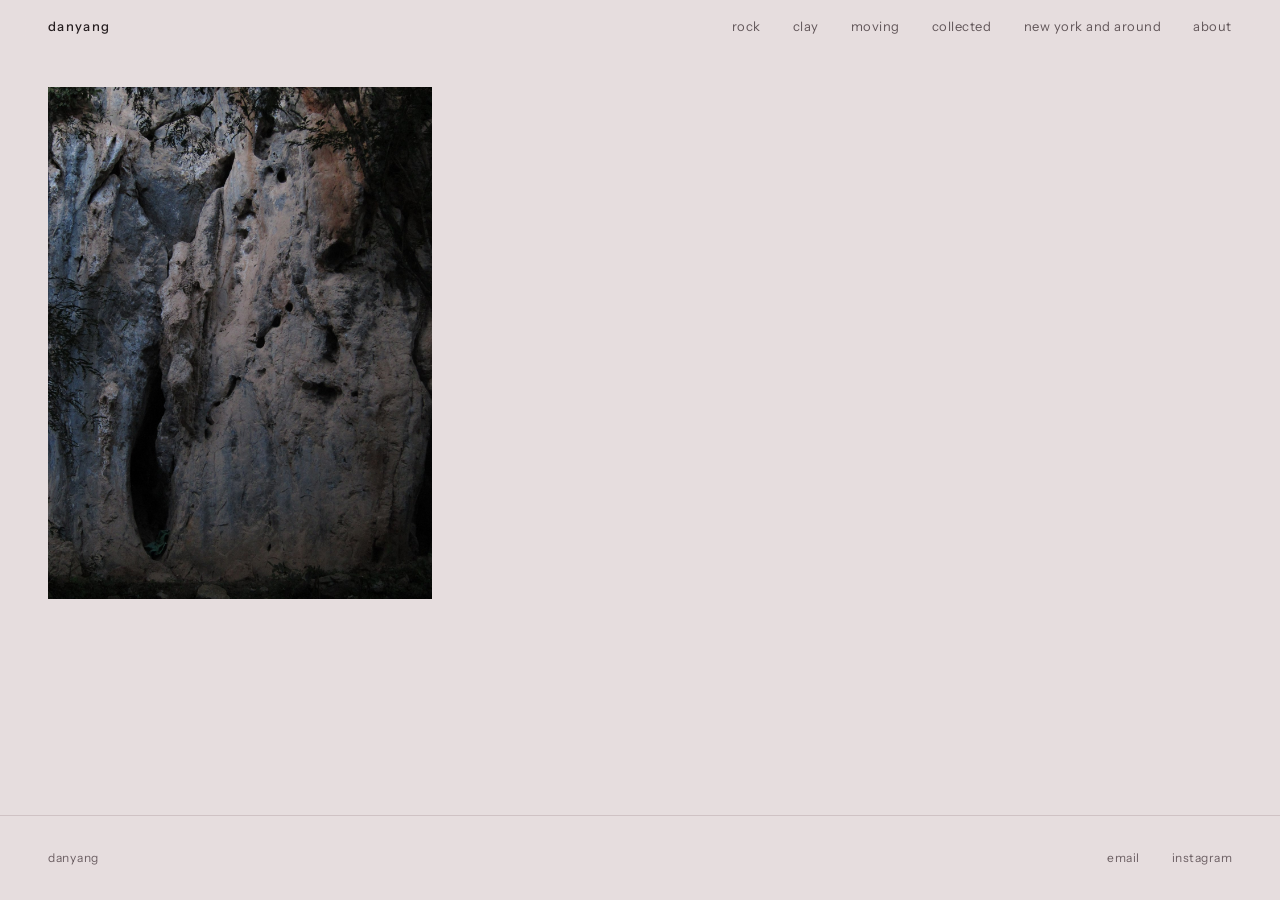
<file: index.html>
<!DOCTYPE html>
<html lang="en">
<head>
  <meta charset="UTF-8">
  <meta name="viewport" content="width=device-width, initial-scale=1.0">
  <title>danyang</title>
  <meta name="description" content="Visual archive — photography, ceramics, video, and collected observations.">

  <link rel="preconnect" href="https://fonts.googleapis.com">
  <link rel="preconnect" href="https://fonts.gstatic.com" crossorigin>
  <link href="https://fonts.googleapis.com/css2?family=Instrument+Sans:ital,wght@0,400;0,500;1,400&family=Newsreader:ital,wght@0,400;0,500;1,400&display=swap" rel="stylesheet">
  <link rel="stylesheet" href="/css/style.css?v=33">
</head>
<body>

  <a href="#main" class="skip-link">Skip to content</a>

  <header class="site-header">
    <a href="/" class="site-title">danyang</a>
    <nav class="site-nav" aria-label="Main navigation">
      <a href="/rock/" class="nav-link">Rock</a>
      <a href="/clay/" class="nav-link">Clay</a>
      <a href="/moving/" class="nav-link">Moving</a>
      <a href="/collected/" class="nav-link">Collected</a>
      <a href="/new-york-and-around/" class="nav-link">New York and Around</a>
      <a href="/about/" class="nav-link">About</a>
    </nav>
  </header>

  <main id="main">
    <section class="home-feature-layout" aria-label="Featured photography">
      <a class="home-feature" href="/rock/rock-temporarily/" aria-label="View rock">
        <img src="/assets/images/photography/xishuangbanna-vertical.jpg" alt="Rock formation in Xishuangbanna" width="1350" height="1800" loading="eager" fetchpriority="high">
        <span>rock</span>
      </a>
    </section>

  </main>

  <footer class="site-footer">
    <div class="footer-inner">
      <span class="footer-name">danyang</span>
      <nav class="footer-links" aria-label="Footer navigation">
        <!-- REPLACE: update with your actual email and Instagram -->
        <a href="mailto:hello@danyanghere.com">Email</a>
        <a href="https://instagram.com/" target="_blank" rel="noopener noreferrer">Instagram</a>
      </nav>
    </div>
  </footer>

</body>
</html>
</file>
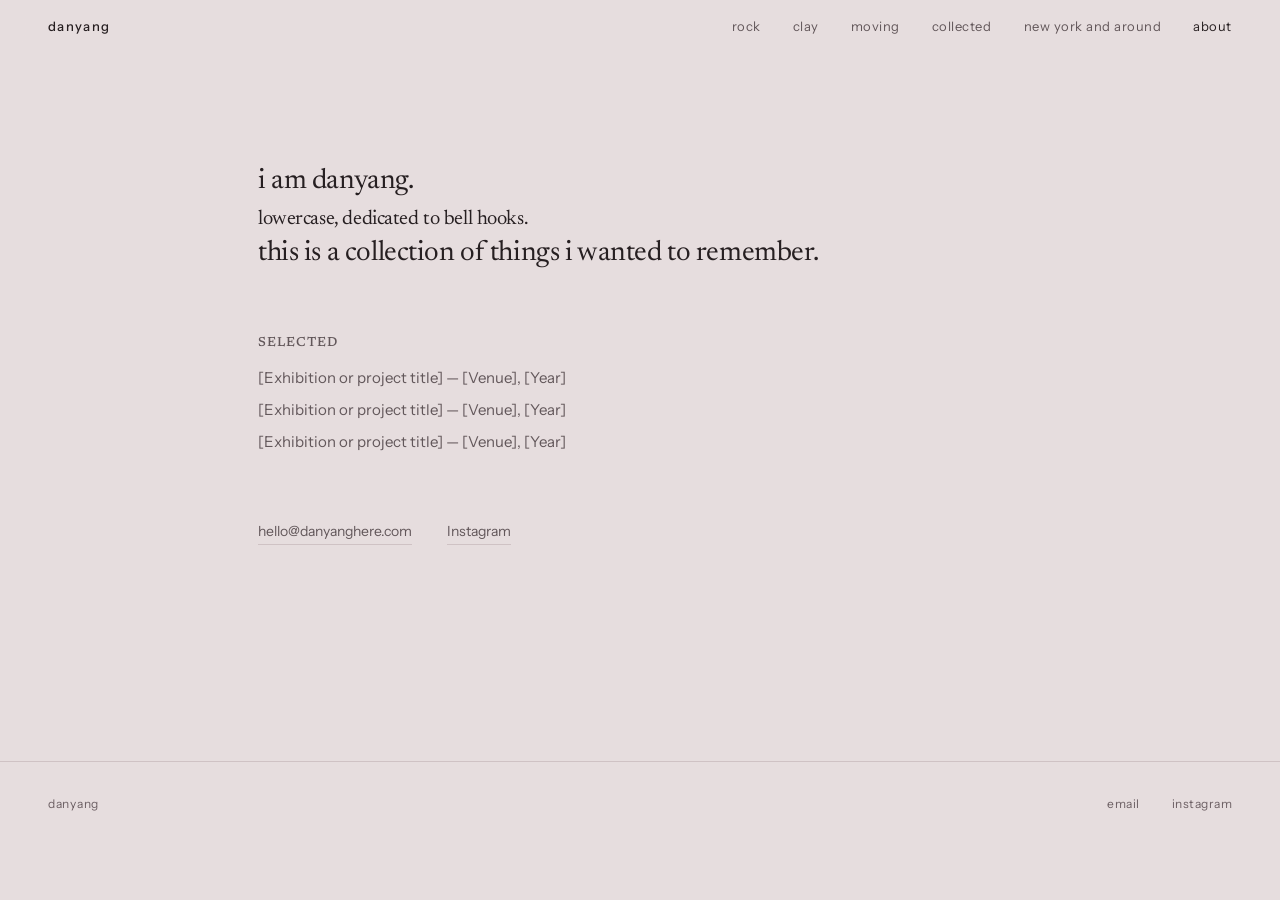
<file: about/index.html>
<!DOCTYPE html>
<html lang="en">
<head>
  <meta charset="UTF-8">
  <meta name="viewport" content="width=device-width, initial-scale=1.0">
  <title>About — danyang</title>
  <meta name="description" content="danyang — photography, ceramics, and video.">

  <link rel="preconnect" href="https://fonts.googleapis.com">
  <link rel="preconnect" href="https://fonts.gstatic.com" crossorigin>
  <link href="https://fonts.googleapis.com/css2?family=Instrument+Sans:ital,wght@0,400;0,500;1,400&family=Newsreader:ital,wght@0,400;0,500;1,400&display=swap" rel="stylesheet">
  <link rel="stylesheet" href="/css/style.css?v=34">
</head>
<body>

  <a href="#main" class="skip-link">Skip to content</a>

  <header class="site-header">
    <a href="/" class="site-title">danyang</a>
    <nav class="site-nav" aria-label="Main navigation">
      <a href="/rock/" class="nav-link">Rock</a>
      <a href="/clay/" class="nav-link">Clay</a>
      <a href="/moving/" class="nav-link">Moving</a>
      <a href="/collected/" class="nav-link">Collected</a>
      <a href="/new-york-and-around/" class="nav-link">New York and Around</a>
      <a href="/about/" class="nav-link nav-link--active" aria-current="page">About</a>
    </nav>
  </header>

  <main id="main">

    <div class="about-layout about-layout--text-only">

      <div class="about-text">
        <p>
          i am danyang.<br>
          <span class="about-bio-dedication">lowercase, dedicated to bell hooks.</span><br>
          this is a collection of things i wanted to remember.
        </p>

        <!-- Selected exhibitions / projects -->
        <div class="about-section">
          <h2>Selected</h2>
          <ul>
            <!--
              REPLACE: List exhibitions, publications, or projects.
              Remove this section entirely if not relevant yet.
            -->
            <li>[Exhibition or project title] — [Venue], [Year]</li>
            <li>[Exhibition or project title] — [Venue], [Year]</li>
            <li>[Exhibition or project title] — [Venue], [Year]</li>
          </ul>
        </div>

        <!-- Contact -->
        <div class="about-contact">
          <!-- REPLACE: update with your actual email and social links -->
          <a href="mailto:hello@danyanghere.com">hello@danyanghere.com</a>
          <a href="https://instagram.com/" target="_blank" rel="noopener noreferrer">Instagram</a>
        </div>

      </div>

    </div>

  </main>

  <footer class="site-footer">
    <div class="footer-inner">
      <span class="footer-name">danyang</span>
      <nav class="footer-links" aria-label="Footer navigation">
        <a href="mailto:hello@danyanghere.com">Email</a>
        <a href="https://instagram.com/" target="_blank" rel="noopener noreferrer">Instagram</a>
      </nav>
    </div>
  </footer>

</body>
</html>
</file>
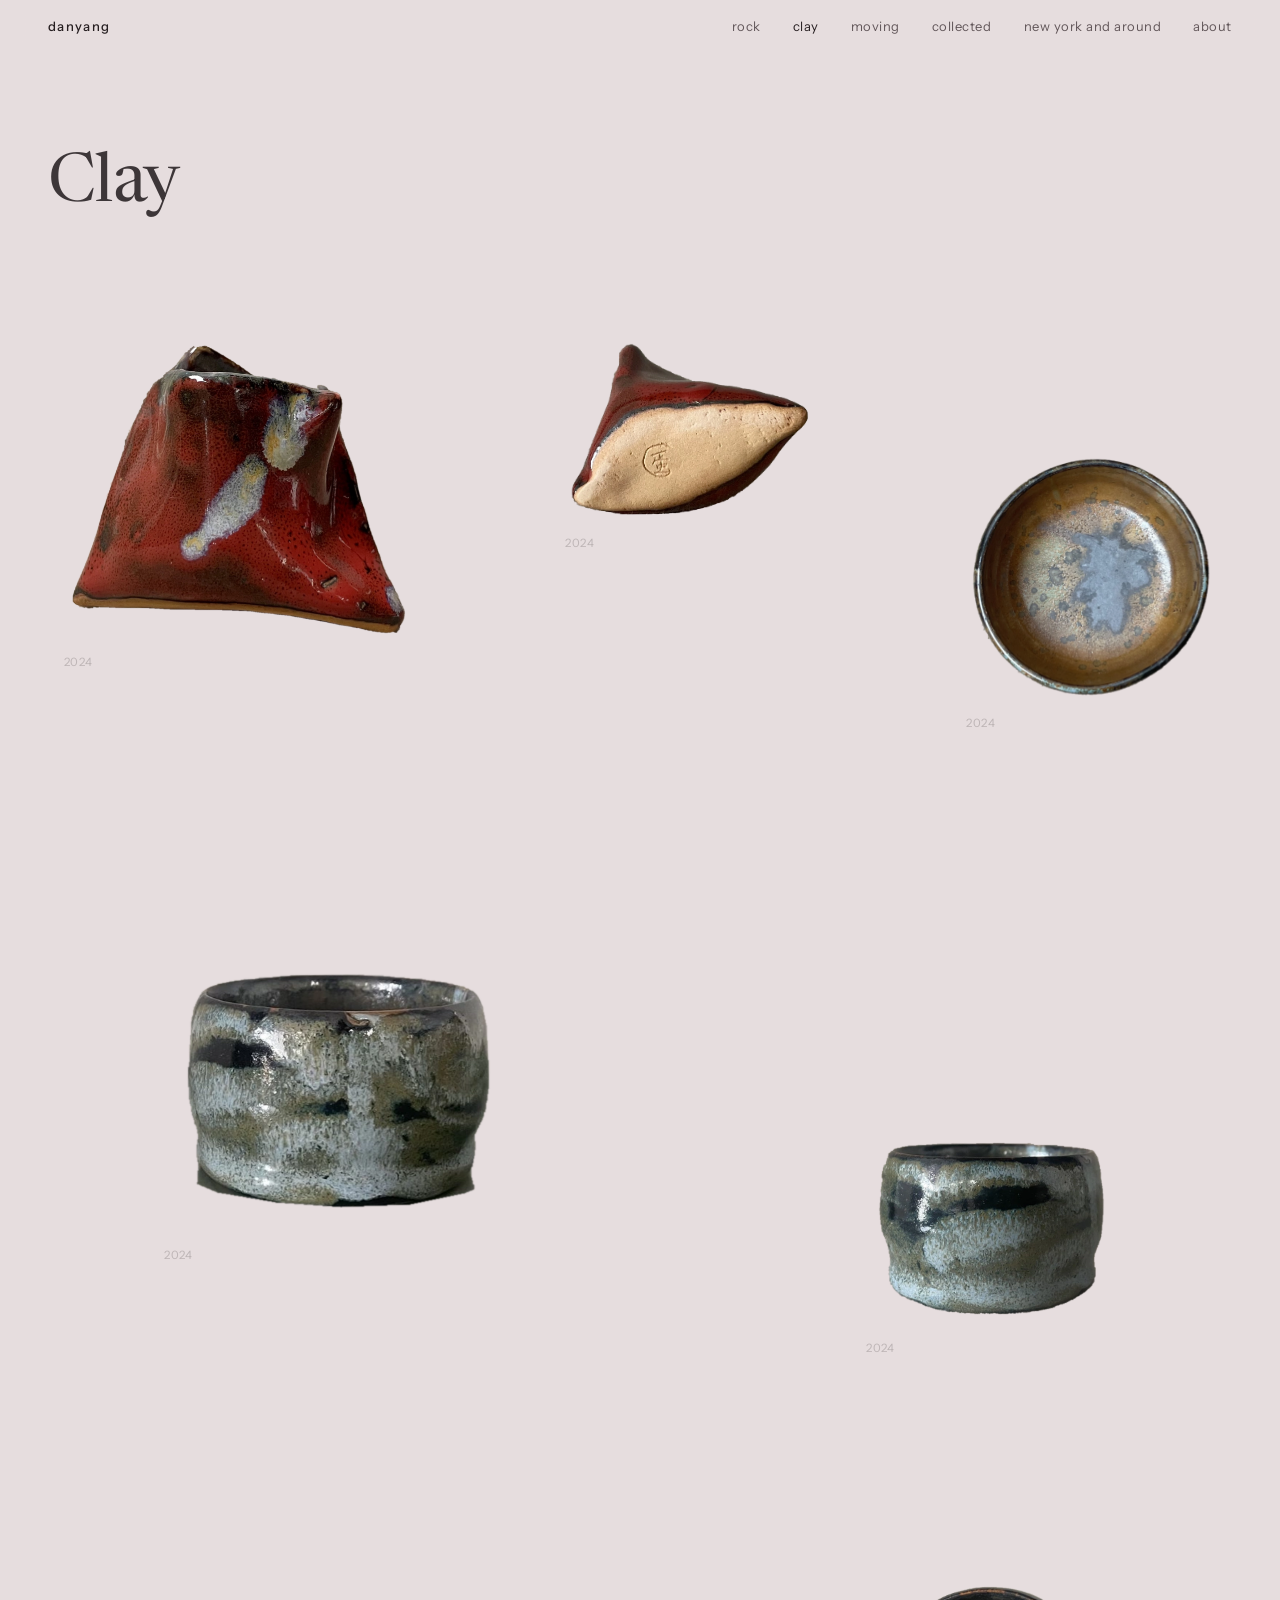
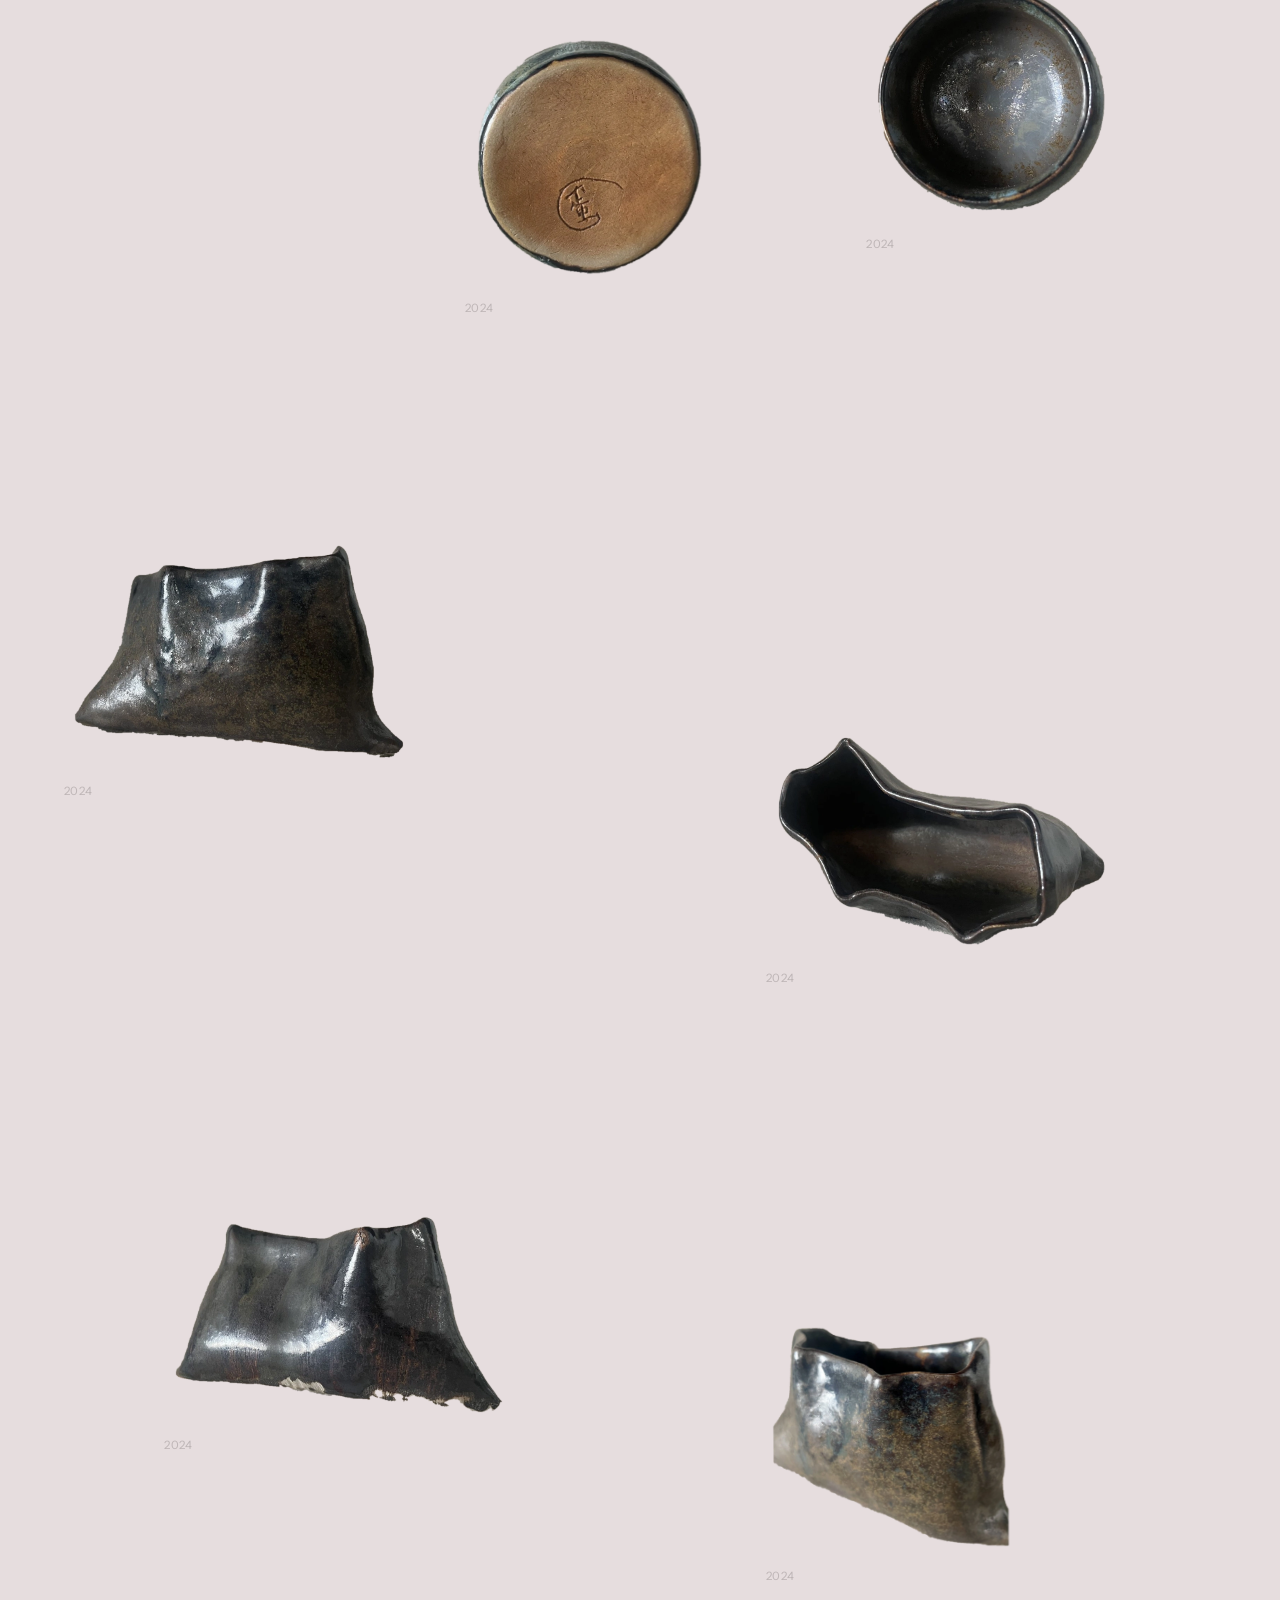
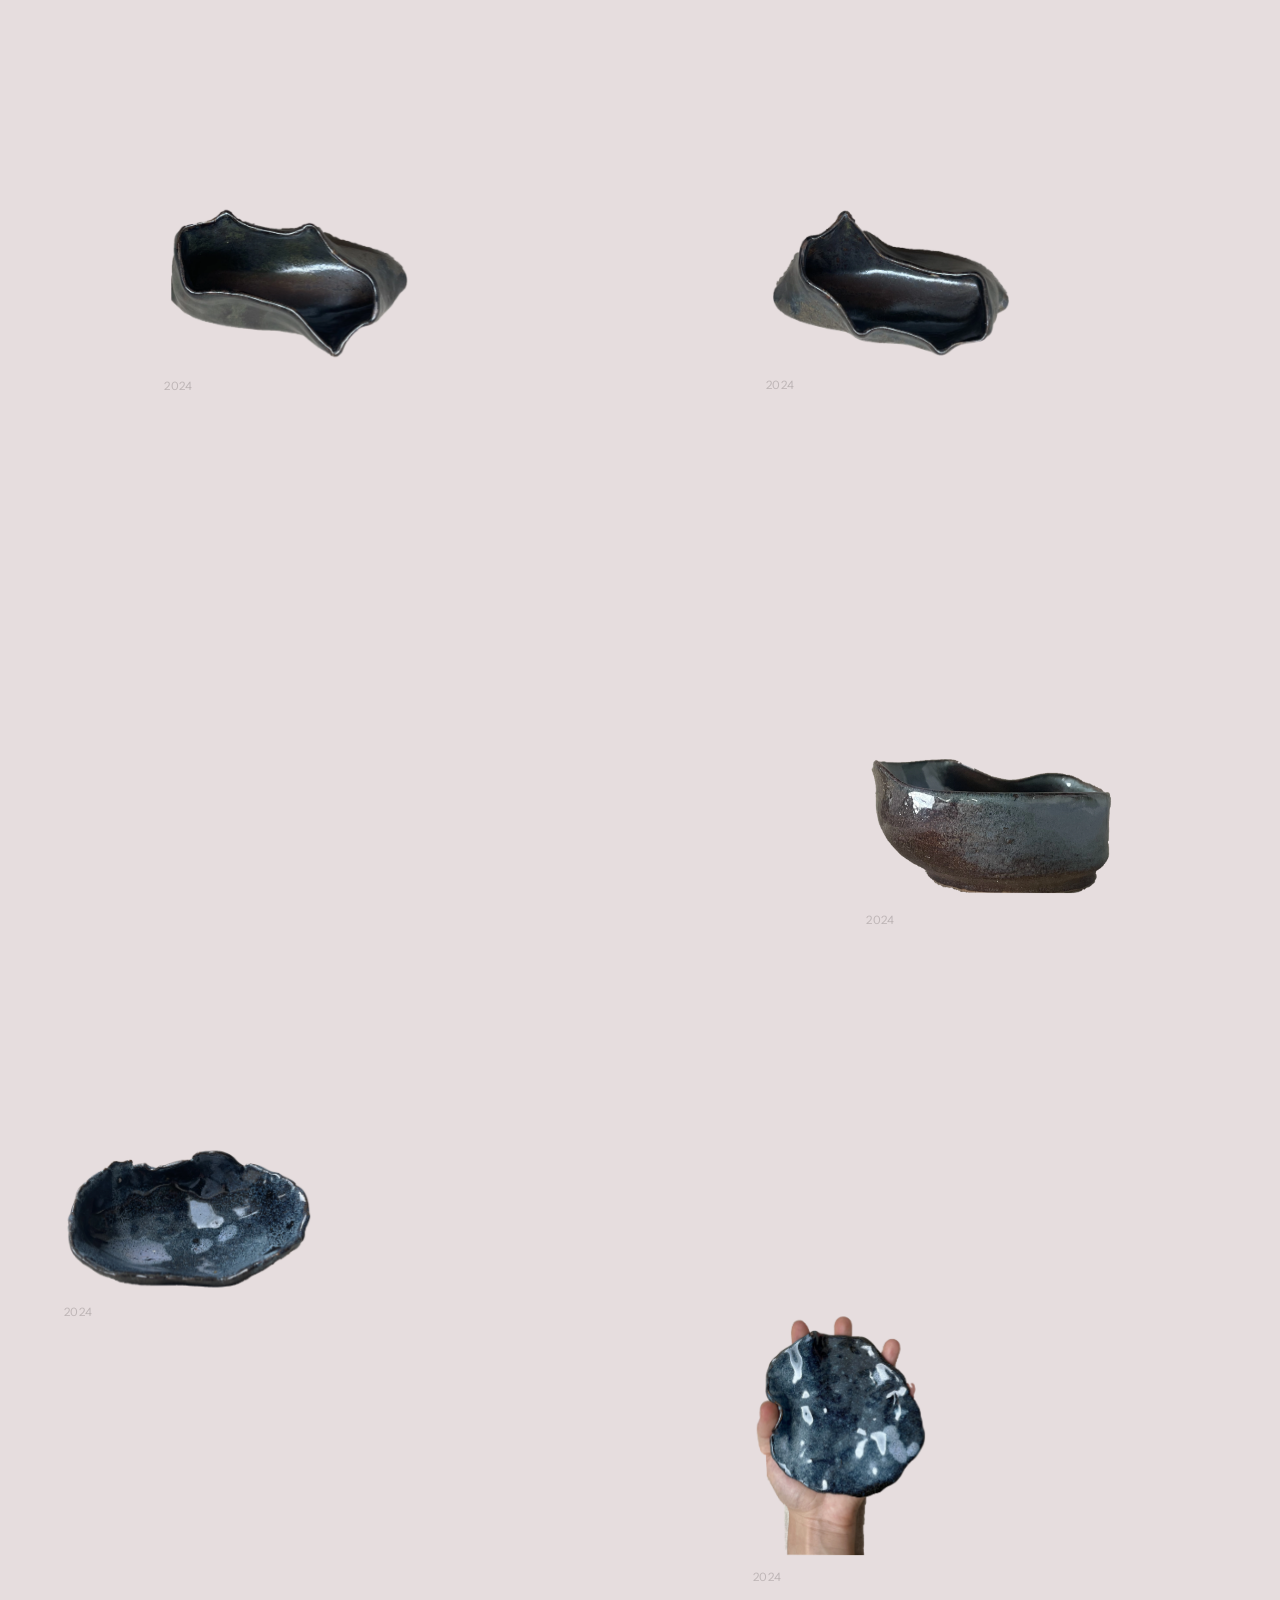
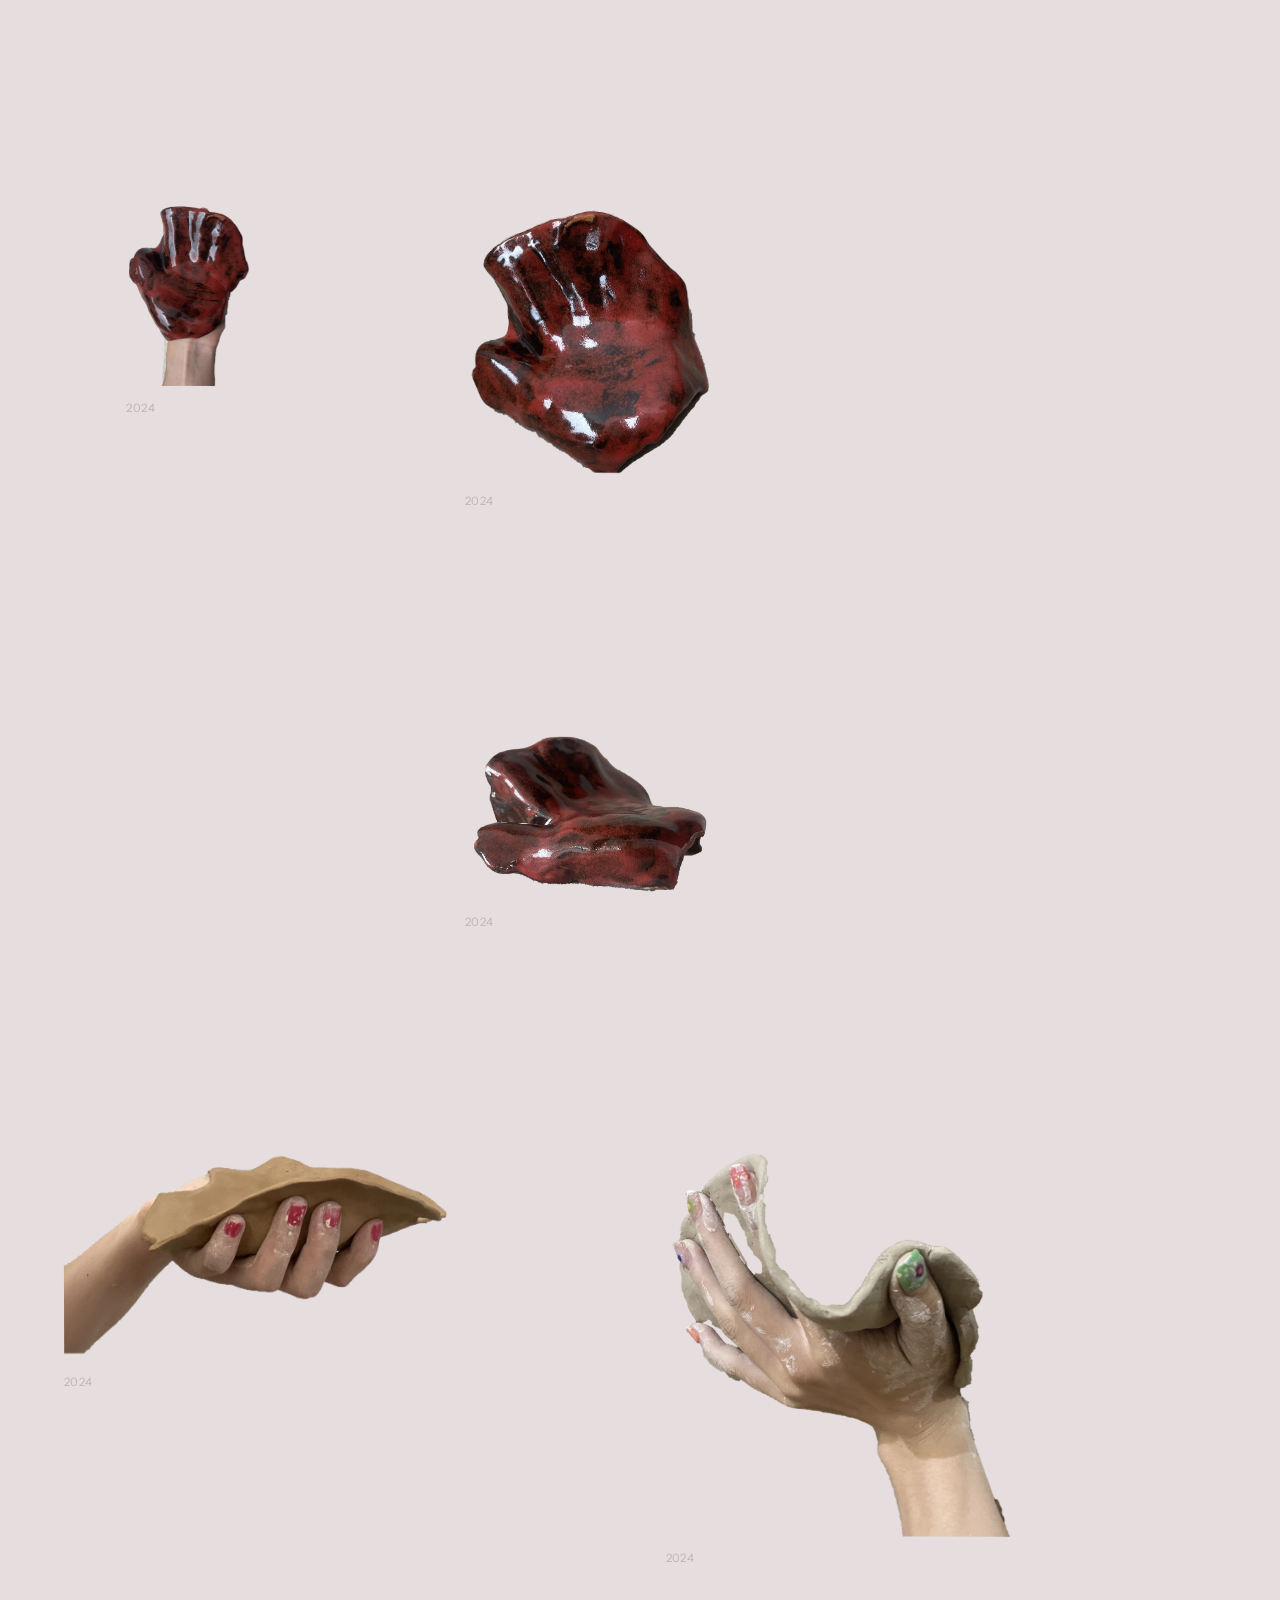
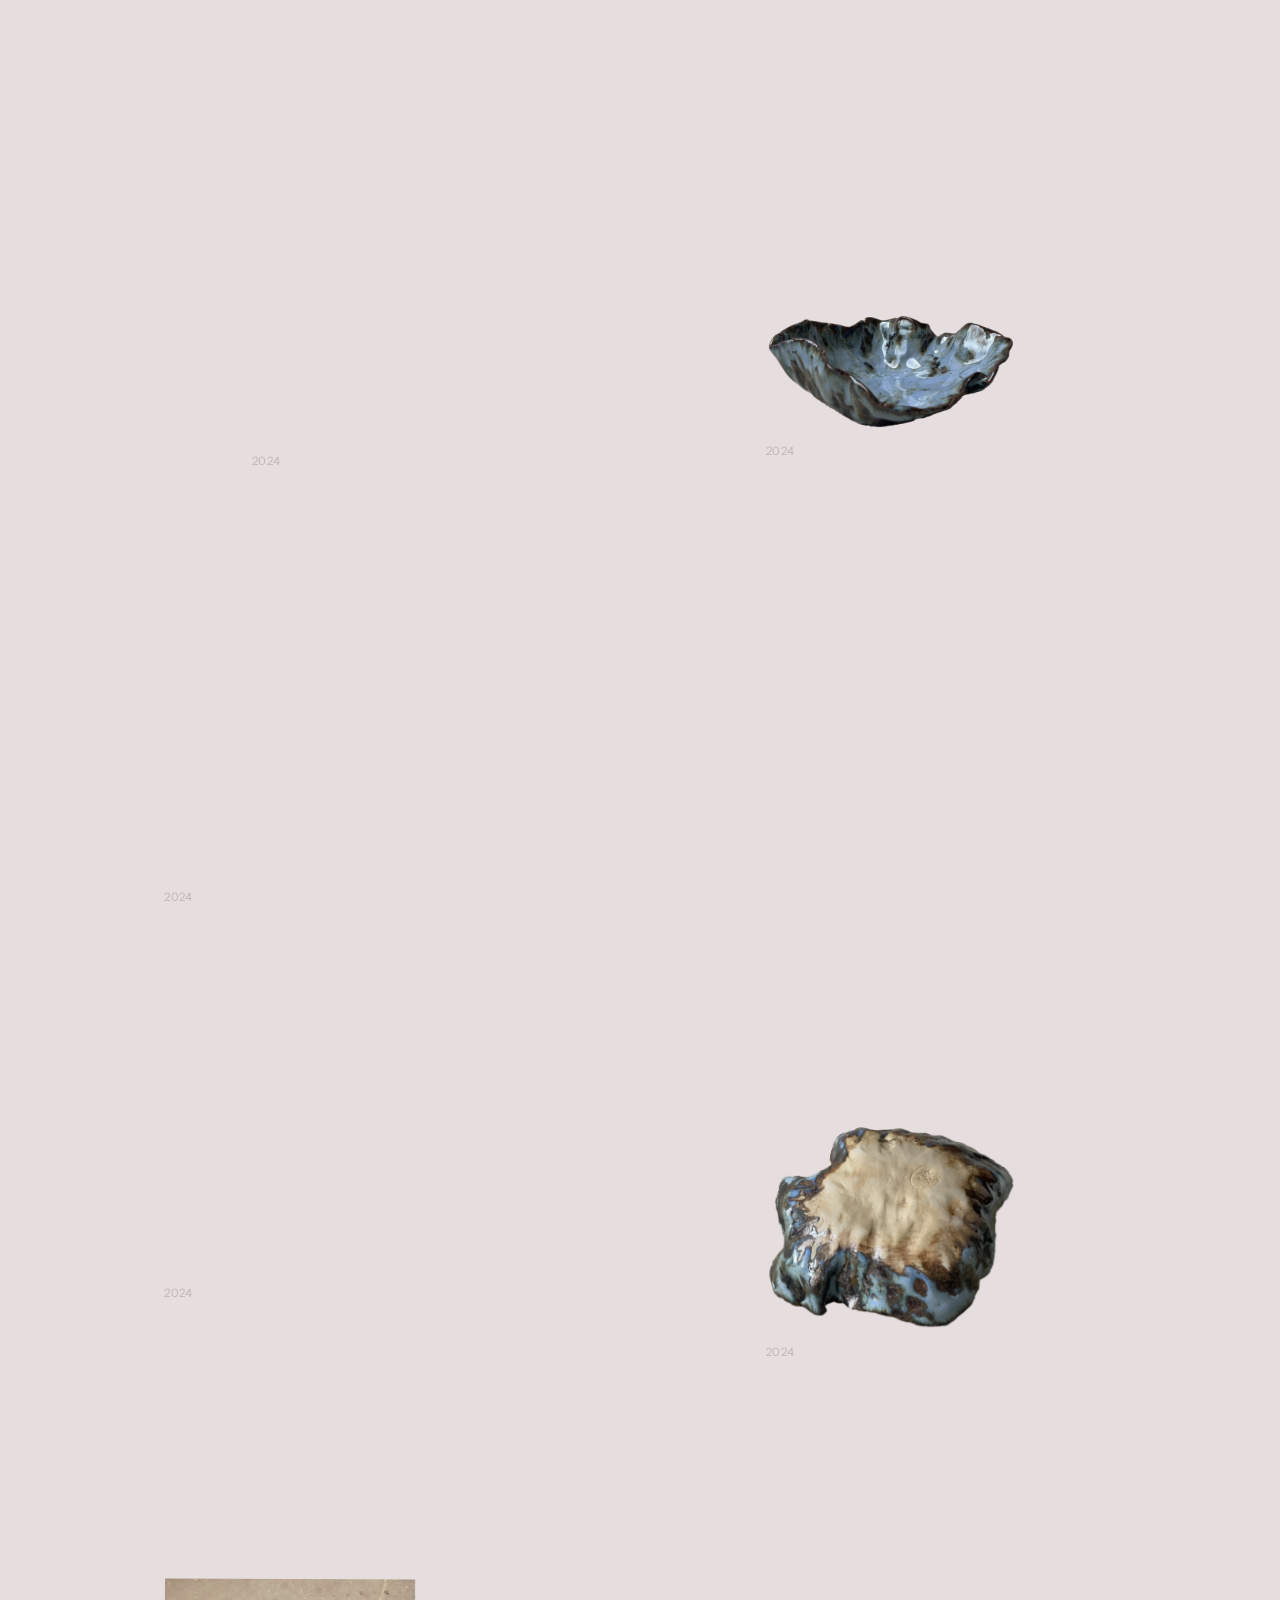
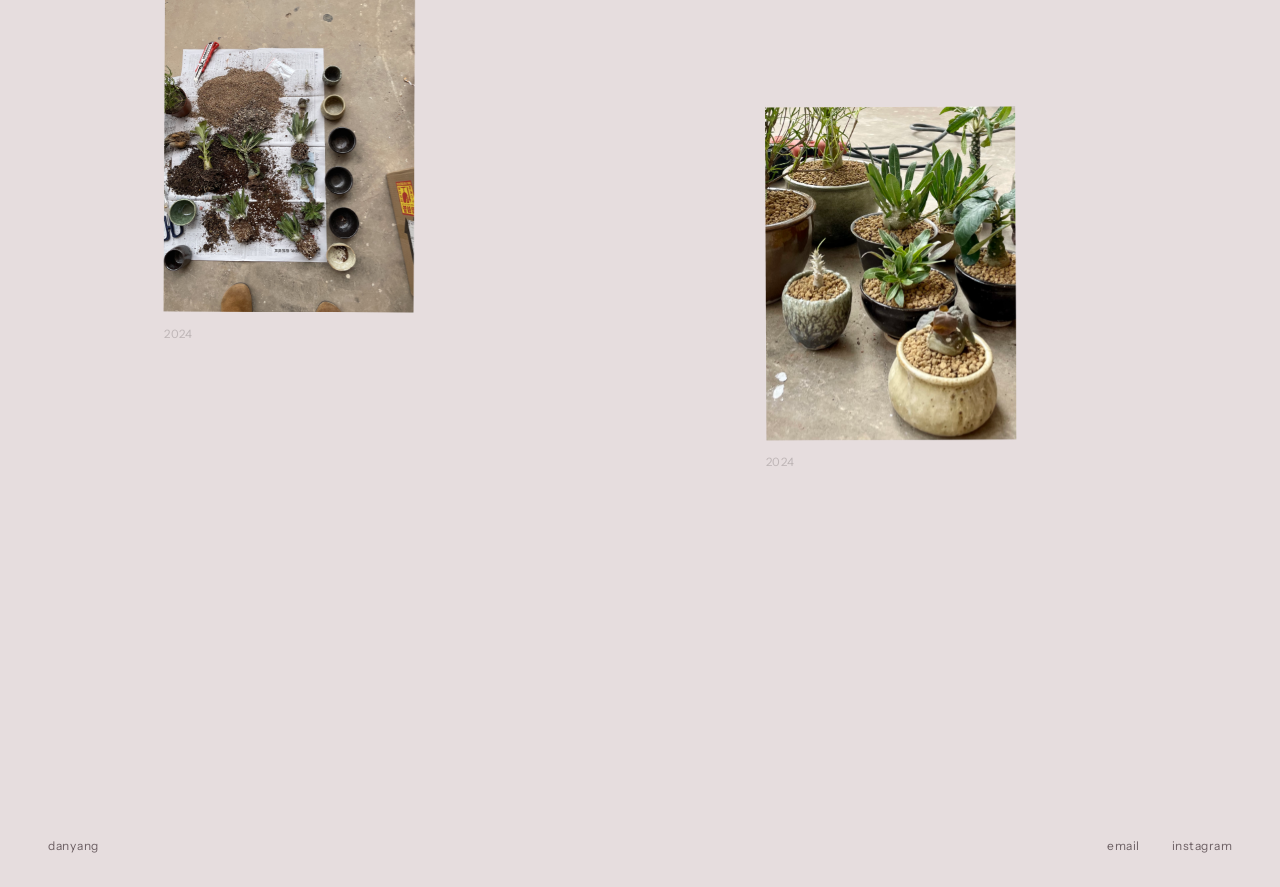
<file: clay/index.html>
<!DOCTYPE html>
<html lang="en" class="page-clay">
<head>
  <meta charset="UTF-8">
  <meta name="viewport" content="width=device-width, initial-scale=1.0">
  <title>Clay — danyang</title>
  <meta name="description" content="Ceramic objects, sculptures, and studies.">

  <link rel="preconnect" href="https://fonts.googleapis.com">
  <link rel="preconnect" href="https://fonts.gstatic.com" crossorigin>
  <link href="https://fonts.googleapis.com/css2?family=Instrument+Sans:ital,wght@0,400;0,500;1,400&family=Newsreader:ital,wght@0,400;0,500;1,400&display=swap" rel="stylesheet">
  <link rel="stylesheet" href="/css/style.css?v=32">
</head>
<body>

  <a href="#main" class="skip-link">Skip to content</a>

  <header class="site-header">
    <a href="/" class="site-title">danyang</a>
    <nav class="site-nav" aria-label="Main navigation">
      <a href="/rock/" class="nav-link">Rock</a>
      <a href="/clay/" class="nav-link nav-link--active" aria-current="page">Clay</a>
      <a href="/moving/" class="nav-link">Moving</a>
      <a href="/collected/" class="nav-link">Collected</a>
      <a href="/new-york-and-around/" class="nav-link">New York and Around</a>
      <a href="/about/" class="nav-link">About</a>
    </nav>
  </header>

  <canvas class="clay-trace" data-clay-trace aria-hidden="true"></canvas>

  <main id="main" class="pottery-page">

    <div class="section-header pottery-heading">
      <h1>Clay</h1>
    </div>

    <div class="pottery-field" aria-label="Ceramic works">
      <article class="pottery-piece pottery-piece--27 pottery-piece--new-cutout" data-treatment="object" data-asset-status="transparent-cutout">
        <button class="pottery-object" type="button" data-title="IMG_0279" data-meta="" aria-label="View IMG_0279">
          <span class="pottery-photograph"><img src="/assets/images/ceramics/new/isolated/IMG_0279.webp" alt="Angular red glazed sculptural ceramic form" width="1336" height="1161" loading="eager" fetchpriority="high" decoding="async"></span>
          <span class="pottery-caption"><span>IMG_0279</span></span>
        </button>
      </article>

      <article class="pottery-piece pottery-piece--13 pottery-piece--new-cutout" data-treatment="object" data-asset-status="transparent-cutout">
        <button class="pottery-object" type="button" data-title="IMG_0102" data-meta="" aria-label="View IMG_0102">
          <span class="pottery-photograph"><img src="/assets/images/ceramics/new/isolated/IMG_0102.webp" alt="Red glazed sculptural ceramic form shown from beneath" width="1223" height="903" loading="eager" decoding="async"></span>
          <span class="pottery-caption"><span>IMG_0102</span></span>
        </button>
      </article>

      <article class="pottery-piece pottery-piece--26 pottery-piece--new-cutout" data-treatment="object" data-asset-status="transparent-cutout">
        <button class="pottery-object" type="button" data-title="IMG_0249" data-meta="" aria-label="View IMG_0249">
          <span class="pottery-photograph"><img src="/assets/images/ceramics/new/isolated/IMG_0249.webp" alt="Small round glazed bowl viewed from above" width="1189" height="1190" loading="eager" decoding="async"></span>
          <span class="pottery-caption"><span>IMG_0249</span></span>
        </button>
      </article>

      <article class="pottery-piece pottery-piece--01">
        <button class="pottery-object" type="button" data-title="Dark Bowl I" data-meta="2024 · Stoneware, reduction glaze" aria-label="View Dark Bowl I">
          <span class="pottery-photograph"><img src="/assets/images/ceramics/isolated/clay-01.webp" alt="Dark glazed ceramic bowl with pale flowing glaze" width="482" height="389" loading="eager" fetchpriority="high"></span>
          <span class="pottery-caption"><span>Dark Bowl I</span><small>2024</small></span>
        </button>
      </article>

      <article class="pottery-piece pottery-piece--02">
        <button class="pottery-object" type="button" data-title="Footed Vessel" data-meta="2024 · Coarse stoneware, iron slip" aria-label="View Footed Vessel">
          <span class="pottery-photograph"><img src="/assets/images/ceramics/isolated/clay-02.webp" alt="Rounded ceramic vessel with black and pale blue-green glaze" width="649" height="512" loading="eager"></span>
          <span class="pottery-caption"><span>Footed Vessel</span><small>2024</small></span>
        </button>
      </article>

      <article class="pottery-piece pottery-piece--03">
        <button class="pottery-object" type="button" data-title="Ash Glaze Bowl" data-meta="2024 · Stoneware, natural ash glaze" aria-label="View Ash Glaze Bowl">
          <span class="pottery-photograph"><img src="/assets/images/ceramics/isolated/clay-03.webp" alt="Underside of a circular ceramic bowl with an impressed maker's mark" width="623" height="648" loading="lazy" decoding="async"></span>
          <span class="pottery-caption"><span>Ash Glaze Bowl</span><small>2024</small></span>
        </button>
      </article>

      <article class="pottery-piece pottery-piece--04">
        <button class="pottery-object" type="button" data-title="Cup with Crystalline Rim" data-meta="2024 · Dark clay body, reduction" aria-label="View Cup with Crystalline Rim">
          <span class="pottery-photograph"><img src="/assets/images/ceramics/isolated/clay-04.webp" alt="Interior of a dark circular bowl with metallic glaze pooling" width="708" height="701" loading="lazy" decoding="async"></span>
          <span class="pottery-caption"><span>Cup with Crystalline Rim</span><small>2024</small></span>
        </button>
      </article>

      <article class="pottery-piece pottery-piece--05">
        <button class="pottery-object" type="button" data-title="Glaze Study (Interior)" data-meta="2024 · Stoneware, ash and feldspar" aria-label="View Glaze Study, Interior">
          <span class="pottery-photograph"><img src="/assets/images/ceramics/isolated/clay-05.webp" alt="Low sculptural ceramic form with dark metallic glaze" width="1062" height="711" loading="lazy" decoding="async"></span>
          <span class="pottery-caption"><span>Glaze Study (Interior)</span><small>2024</small></span>
        </button>
      </article>

      <article class="pottery-piece pottery-piece--06">
        <button class="pottery-object" type="button" data-title="Pinch Vessel" data-meta="2024 · Hand-pinched stoneware" aria-label="View Pinch Vessel">
          <span class="pottery-photograph"><img src="/assets/images/ceramics/isolated/clay-06.webp" alt="Open irregular vessel with a dark folded rim" width="986" height="646" loading="lazy" decoding="async"></span>
          <span class="pottery-caption"><span>Pinch Vessel</span><small>2024</small></span>
        </button>
      </article>

      <article class="pottery-piece pottery-piece--08">
        <button class="pottery-object" type="button" data-title="Flared Bowl" data-meta="2024 · Stoneware, mottled slip" aria-label="View Flared Bowl">
          <span class="pottery-photograph"><img src="/assets/images/ceramics/isolated/clay-08.webp" alt="Angular dark ceramic form with exposed pale clay along its base" width="990" height="618" loading="lazy" decoding="async"></span>
          <span class="pottery-caption"><span>Flared Bowl</span><small>2024</small></span>
        </button>
      </article>

      <article class="pottery-piece pottery-piece--09">
        <button class="pottery-object" type="button" data-title="Thrown Cup (Profile)" data-meta="2024 · Wheel-thrown stoneware" aria-label="View Thrown Cup, Profile">
          <span class="pottery-photograph"><img src="/assets/images/ceramics/isolated/clay-09.webp" alt="Upright asymmetric ceramic vessel with a glossy dark glaze" width="1098" height="1031" loading="lazy" decoding="async"></span>
          <span class="pottery-caption"><span>Thrown Cup (Profile)</span><small>2024</small></span>
        </button>
      </article>

      <article class="pottery-piece pottery-piece--24 pottery-piece--new-cutout" data-treatment="object" data-asset-status="transparent-cutout">
        <button class="pottery-object" type="button" data-title="IMG_0242" data-meta="" aria-label="View IMG_0242">
          <span class="pottery-photograph"><img src="/assets/images/ceramics/new/isolated/IMG_0242.webp" alt="Small black folded ceramic vessel viewed from above" width="1165" height="750" loading="lazy" decoding="async"></span>
          <span class="pottery-caption"><span>IMG_0242</span></span>
        </button>
      </article>

      <article class="pottery-piece pottery-piece--23 pottery-piece--new-cutout" data-treatment="object" data-asset-status="transparent-cutout">
        <button class="pottery-object" type="button" data-title="IMG_0241" data-meta="" aria-label="View IMG_0241">
          <span class="pottery-photograph"><img src="/assets/images/ceramics/new/isolated/IMG_0241.webp?v=full-left" alt="Small dark angular ceramic vessel viewed from above" width="1135" height="726" loading="lazy" decoding="async"></span>
          <span class="pottery-caption"><span>IMG_0241</span></span>
        </button>
      </article>

      <article class="pottery-piece pottery-piece--14 pottery-piece--new-cutout" data-treatment="object" data-asset-status="transparent-cutout">
        <button class="pottery-object" type="button" data-title="IMG_0106" data-meta="" aria-label="View IMG_0106">
          <span class="pottery-photograph"><img src="/assets/images/ceramics/new/isolated/IMG_0106.webp" alt="Small dark oval ceramic vessel" width="1582" height="914" loading="lazy" decoding="async"></span>
          <span class="pottery-caption"><span>IMG_0106</span></span>
        </button>
      </article>

      <article class="pottery-piece pottery-piece--17 pottery-piece--new-cutout" data-treatment="object" data-asset-status="transparent-cutout">
        <button class="pottery-object" type="button" data-title="IMG_0174" data-meta="" aria-label="View IMG_0174">
          <span class="pottery-photograph"><img src="/assets/images/ceramics/new/isolated/IMG_0174.webp" alt="Dark blue ceramic bowl with a folded irregular edge" width="2198" height="1268" loading="lazy" decoding="async"></span>
          <span class="pottery-caption"><span>IMG_0174</span></span>
        </button>
      </article>

      <article class="pottery-piece pottery-piece--18 pottery-piece--body pottery-piece--new-cutout" data-treatment="object-and-body" data-asset-status="transparent-cutout">
        <button class="pottery-object" type="button" data-title="IMG_0199" data-meta="" aria-label="View IMG_0199">
          <span class="pottery-photograph"><img src="/assets/images/ceramics/new/isolated/IMG_0199.webp?v=forearms" alt="A hand and forearm holding a dark blue irregular ceramic dish" width="1619" height="2241" loading="lazy" decoding="async"></span>
          <span class="pottery-caption"><span>IMG_0199</span></span>
        </button>
      </article>

      <article class="pottery-piece pottery-piece--19 pottery-piece--body pottery-piece--new-cutout" data-treatment="object-and-body" data-asset-status="transparent-cutout">
        <button class="pottery-object" type="button" data-title="IMG_0208" data-meta="" aria-label="View IMG_0208">
          <span class="pottery-photograph"><img src="/assets/images/ceramics/new/isolated/IMG_0208.webp?v=forearms" alt="A hand and forearm supporting a blue-grey sculptural ceramic form" width="1415" height="2060" loading="lazy" decoding="async"></span>
          <span class="pottery-caption"><span>IMG_0208</span></span>
        </button>
      </article>

      <article class="pottery-piece pottery-piece--20 pottery-piece--body pottery-piece--new-cutout" data-treatment="object-and-body" data-asset-status="transparent-cutout">
        <button class="pottery-object" type="button" data-title="IMG_0227" data-meta="" aria-label="View IMG_0227">
          <span class="pottery-photograph"><img src="/assets/images/ceramics/new/isolated/IMG_0227.webp?v=forearms" alt="A forearm and hand supporting a glossy red hand-shaped ceramic work" width="1566" height="2287" loading="lazy" decoding="async"></span>
          <span class="pottery-caption"><span>IMG_0227</span></span>
        </button>
      </article>

      <article class="pottery-piece pottery-piece--25 pottery-piece--new-cutout" data-treatment="object" data-asset-status="transparent-cutout">
        <button class="pottery-object" type="button" data-title="IMG_0245" data-meta="" aria-label="View IMG_0245">
          <span class="pottery-photograph"><img src="/assets/images/ceramics/new/isolated/IMG_0245.webp" alt="Glossy red hand-shaped ceramic work on a studio floor" width="1358" height="1496" loading="lazy" decoding="async"></span>
          <span class="pottery-caption"><span>IMG_0245</span></span>
        </button>
      </article>

      <article class="pottery-piece pottery-piece--12">
        <button class="pottery-object" type="button" data-title="Small Cup" data-meta="2024 · Stoneware" aria-label="View Small Cup">
          <span class="pottery-photograph"><img src="/assets/images/ceramics/isolated/clay-12.webp" alt="Low folded sculptural ceramic form with a deep red glaze" width="960" height="663" loading="lazy" decoding="async"></span>
          <span class="pottery-caption"><span>Small Cup</span><small>2024</small></span>
        </button>
      </article>

      <article class="pottery-piece pottery-piece--28 pottery-piece--body pottery-piece--new-cutout" data-treatment="object-and-body" data-asset-status="transparent-cutout">
        <button class="pottery-object" type="button" data-title="IMG_2027" data-meta="" aria-label="View IMG_2027">
          <span class="pottery-photograph"><img src="/assets/images/ceramics/new/isolated/IMG_2027-crop.webp" alt="A hand and forearm holding a long unglazed ceramic form" width="1816" height="982" loading="lazy" decoding="async"></span>
          <span class="pottery-caption"><span>IMG_2027</span></span>
        </button>
      </article>

      <article class="pottery-piece pottery-piece--31 pottery-piece--body pottery-piece--new-cutout" data-treatment="object-and-body" data-asset-status="transparent-cutout">
        <button class="pottery-object" type="button" data-title="IMG_7910" data-meta="" aria-label="View IMG_7910">
          <span class="pottery-photograph"><img src="/assets/images/ceramics/new/isolated/IMG_7910.webp" alt="Clay-covered hands holding a pale ceramic vessel" width="2085" height="2306" loading="lazy" decoding="async"></span>
          <span class="pottery-caption"><span>IMG_7910</span></span>
        </button>
      </article>

      <article class="pottery-piece pottery-piece--21 pottery-piece--new-cutout" data-treatment="object" data-asset-status="transparent-cutout">
        <button class="pottery-object" type="button" data-title="IMG_0229" data-meta="" aria-label="View IMG_0229">
          <span class="pottery-photograph"><img src="/assets/images/ceramics/new/isolated/IMG_0229.webp" alt="Blue-grey ceramic vessel with a softly folded rim" width="2646" height="1237" loading="lazy" decoding="async"></span>
          <span class="pottery-caption"><span>IMG_0229</span></span>
        </button>
      </article>

      <article class="pottery-piece pottery-piece--22 pottery-piece--new-cutout" data-treatment="object" data-asset-status="transparent-cutout">
        <button class="pottery-object" type="button" data-title="IMG_0230" data-meta="" aria-label="View IMG_0230">
          <span class="pottery-photograph"><img src="/assets/images/ceramics/new/isolated/IMG_0230.webp" alt="Open blue-grey ceramic bowl with an irregular rim" width="2475" height="1324" loading="lazy" decoding="async"></span>
          <span class="pottery-caption"><span>IMG_0230</span></span>
        </button>
      </article>

      <article class="pottery-piece pottery-piece--15 pottery-piece--new-cutout" data-treatment="object" data-asset-status="transparent-cutout">
        <button class="pottery-object" type="button" data-title="IMG_0111" data-meta="" aria-label="View IMG_0111">
          <span class="pottery-photograph"><img src="/assets/images/ceramics/new/isolated/IMG_0111.webp" alt="Low blue-grey ceramic bowl with an irregular rim" width="2935" height="1233" loading="lazy" decoding="async"></span>
          <span class="pottery-caption"><span>IMG_0111</span></span>
        </button>
      </article>

      <article class="pottery-piece pottery-piece--16 pottery-piece--new-cutout" data-treatment="object" data-asset-status="transparent-cutout">
        <button class="pottery-object" type="button" data-title="IMG_0112" data-meta="" aria-label="View IMG_0112">
          <span class="pottery-photograph"><img src="/assets/images/ceramics/new/isolated/IMG_0112.webp" alt="Underside of a rounded blue-glazed ceramic form" width="2267" height="1874" loading="lazy" decoding="async"></span>
          <span class="pottery-caption"><span>IMG_0112</span></span>
        </button>
      </article>

      <article class="pottery-piece pottery-piece--29 pottery-piece--environment" data-treatment="environment" data-asset-status="original-photograph">
        <button class="pottery-object" type="button" data-title="IMG_7485" data-meta="" aria-label="View IMG_7485">
          <span class="pottery-photograph pottery-photograph--environment"><img src="/assets/images/ceramics/new/IMG_7485.JPG" alt="An overhead studio table with small vessels, plants, and earth" width="3024" height="4032" loading="lazy" decoding="async"></span>
          <span class="pottery-caption"><span>IMG_7485</span></span>
        </button>
      </article>

      <article class="pottery-piece pottery-piece--30 pottery-piece--environment" data-treatment="environment" data-asset-status="original-photograph">
        <button class="pottery-object" type="button" data-title="IMG_7490" data-meta="" aria-label="View IMG_7490">
          <span class="pottery-photograph pottery-photograph--environment"><img src="/assets/images/ceramics/new/IMG_7490.JPG" alt="Ceramic vessels among a collection of potted plants" width="1504" height="2005" loading="lazy" decoding="async"></span>
          <span class="pottery-caption"><span>IMG_7490</span></span>
        </button>
      </article>

    </div>

  </main>

  <dialog class="pottery-lightbox" data-pottery-dialog aria-label="Ceramic detail">
    <button class="pottery-lightbox__close" type="button" data-pottery-close aria-label="Close ceramic detail">close</button>
    <figure class="pottery-lightbox__figure">
      <img data-pottery-dialog-image src="/assets/images/ceramics/isolated/clay-01.webp" alt="">
      <figcaption>
        <h2 data-pottery-dialog-title></h2>
        <p data-pottery-dialog-meta></p>
      </figcaption>
    </figure>
  </dialog>

  <footer class="site-footer">
    <div class="footer-inner">
      <span class="footer-name">danyang</span>
      <nav class="footer-links" aria-label="Footer navigation">
        <a href="mailto:hello@danyanghere.com">Email</a>
        <a href="https://instagram.com/" target="_blank" rel="noopener noreferrer">Instagram</a>
      </nav>
    </div>
  </footer>

  <script src="/js/pottery-space.js?v=1" defer></script>

</body>
</html>
</file>
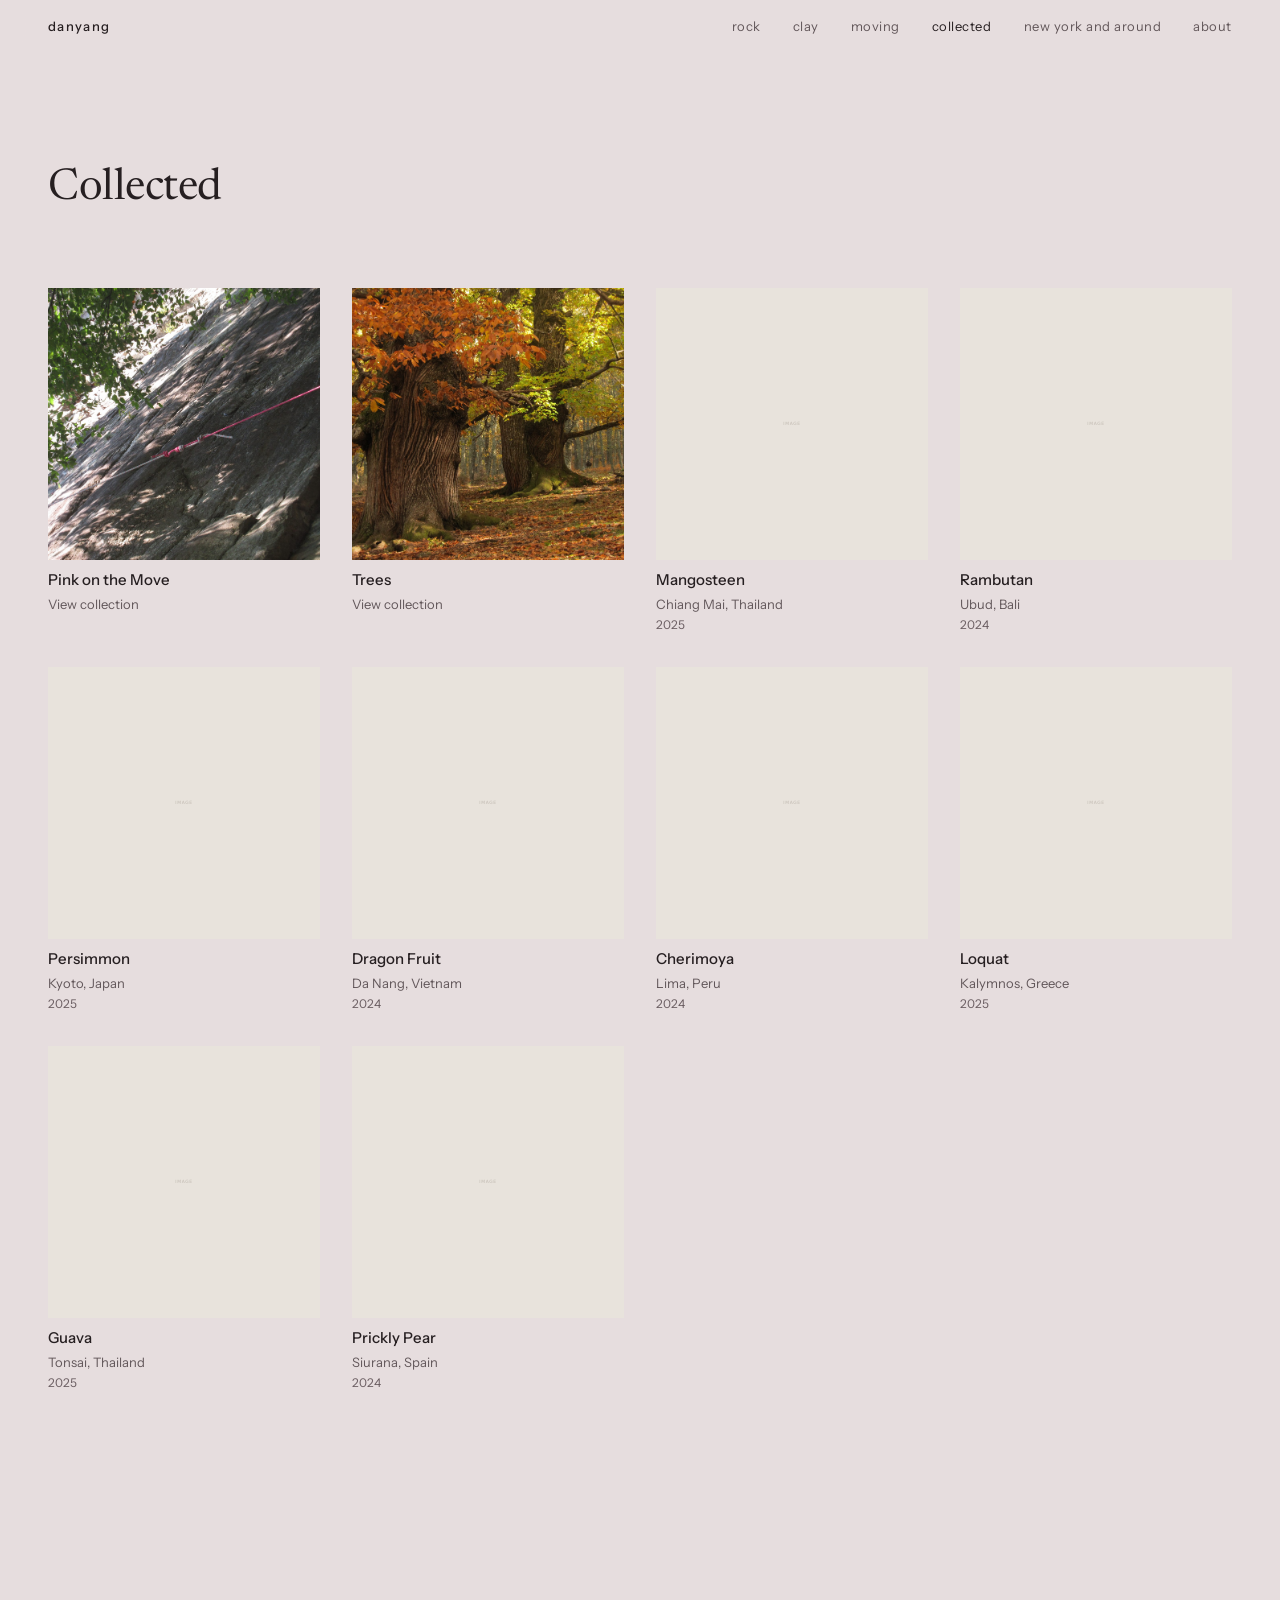
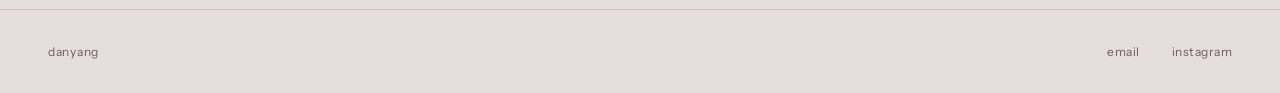
<file: collected/index.html>
<!DOCTYPE html>
<html lang="en">
<head>
  <meta charset="UTF-8">
  <meta name="viewport" content="width=device-width, initial-scale=1.0">
  <title>Collected — danyang</title>
  <meta name="description" content="Fruit encountered and eaten while traveling — a personal, slightly archival collection.">

  <link rel="preconnect" href="https://fonts.googleapis.com">
  <link rel="preconnect" href="https://fonts.gstatic.com" crossorigin>
  <link href="https://fonts.googleapis.com/css2?family=Instrument+Sans:ital,wght@0,400;0,500;1,400&family=Newsreader:ital,wght@0,400;0,500;1,400&display=swap" rel="stylesheet">
  <link rel="stylesheet" href="/css/style.css?v=23">
</head>
<body>

  <a href="#main" class="skip-link">Skip to content</a>

  <header class="site-header">
    <a href="/" class="site-title">danyang</a>
    <nav class="site-nav" aria-label="Main navigation">
      <a href="/rock/" class="nav-link">Rock</a>
      <a href="/clay/" class="nav-link">Clay</a>
      <a href="/moving/" class="nav-link">Moving</a>
      <a href="/collected/" class="nav-link nav-link--active" aria-current="page">Collected</a>
      <a href="/new-york-and-around/" class="nav-link">New York and Around</a>
      <a href="/about/" class="nav-link">About</a>
    </nav>
  </header>

  <main id="main">

    <div class="section-header">
      <h1>Collected</h1>
    </div>

    <div class="fruit-grid">

      <article class="fruit-entry">
        <a href="/collected/pink-on-the-move/">
          <img
            src="/assets/images/photography/rock-temp-01.jpg"
            alt="Pink climbing rope knotted across a sunlit rock face"
            width="1800" height="1350"
            loading="eager"
          >
          <div class="fruit-info">
            <p class="fruit-name">Pink on the Move</p>
            <p class="fruit-place">View collection</p>
          </div>
        </a>
      </article>

      <article class="fruit-entry">
        <a href="/collected/trees/">
          <img
            src="/assets/images/photography/trees-cover.jpg"
            alt="Ancient broad-trunked trees surrounded by orange and green autumn leaves"
            width="1800" height="1350"
            loading="eager"
          >
          <div class="fruit-info">
            <p class="fruit-name">Trees</p>
            <p class="fruit-place">View collection</p>
          </div>
        </a>
      </article>

      <!--
        ============================================================
        FRUIT ENTRY
        To add a new fruit, copy this block and update:
        - img src: photograph of the fruit
        - img alt: describe the photograph
        - .fruit-name: name of the fruit
        - .fruit-place: city, country
        - .fruit-year: year

        Fruit images are displayed as 1:1 squares (object-fit: cover).
        Photograph with room to crop, or provide square images.
        ============================================================
      -->

      <article class="fruit-entry">
        <img
          src="/assets/images/placeholder-square.svg"
          alt="[Replace: Mangosteen cut open, purple skin, white flesh]"
          width="800" height="800"
          loading="lazy"
        >
        <div class="fruit-info">
          <p class="fruit-name">Mangosteen</p>
          <p class="fruit-place">Chiang Mai, Thailand</p>
          <p class="fruit-year">2025</p>
        </div>
      </article>

      <article class="fruit-entry">
        <img
          src="/assets/images/placeholder-square.svg"
          alt="[Replace: describe fruit photograph]"
          width="800" height="800"
          loading="lazy"
        >
        <div class="fruit-info">
          <p class="fruit-name">Rambutan</p>
          <p class="fruit-place">Ubud, Bali</p>
          <p class="fruit-year">2024</p>
        </div>
      </article>

      <article class="fruit-entry">
        <img
          src="/assets/images/placeholder-square.svg"
          alt="[Replace: describe fruit photograph]"
          width="800" height="800"
          loading="lazy"
        >
        <div class="fruit-info">
          <p class="fruit-name">Persimmon</p>
          <p class="fruit-place">Kyoto, Japan</p>
          <p class="fruit-year">2025</p>
        </div>
      </article>

      <article class="fruit-entry">
        <img
          src="/assets/images/placeholder-square.svg"
          alt="[Replace: describe fruit photograph]"
          width="800" height="800"
          loading="lazy"
        >
        <div class="fruit-info">
          <p class="fruit-name">Dragon Fruit</p>
          <p class="fruit-place">Da Nang, Vietnam</p>
          <p class="fruit-year">2024</p>
        </div>
      </article>

      <article class="fruit-entry">
        <img
          src="/assets/images/placeholder-square.svg"
          alt="[Replace: describe fruit photograph]"
          width="800" height="800"
          loading="lazy"
        >
        <div class="fruit-info">
          <p class="fruit-name">Cherimoya</p>
          <p class="fruit-place">Lima, Peru</p>
          <p class="fruit-year">2024</p>
        </div>
      </article>

      <article class="fruit-entry">
        <img
          src="/assets/images/placeholder-square.svg"
          alt="[Replace: describe fruit photograph]"
          width="800" height="800"
          loading="lazy"
        >
        <div class="fruit-info">
          <p class="fruit-name">Loquat</p>
          <p class="fruit-place">Kalymnos, Greece</p>
          <p class="fruit-year">2025</p>
        </div>
      </article>

      <article class="fruit-entry">
        <img
          src="/assets/images/placeholder-square.svg"
          alt="[Replace: describe fruit photograph]"
          width="800" height="800"
          loading="lazy"
        >
        <div class="fruit-info">
          <p class="fruit-name">Guava</p>
          <p class="fruit-place">Tonsai, Thailand</p>
          <p class="fruit-year">2025</p>
        </div>
      </article>

      <article class="fruit-entry">
        <img
          src="/assets/images/placeholder-square.svg"
          alt="[Replace: describe fruit photograph]"
          width="800" height="800"
          loading="lazy"
        >
        <div class="fruit-info">
          <p class="fruit-name">Prickly Pear</p>
          <p class="fruit-place">Siurana, Spain</p>
          <p class="fruit-year">2024</p>
        </div>
      </article>

      <!--
        TEMPLATE: Copy the block below to add a new fruit.

        <article class="fruit-entry">
          <img src="/assets/images/fruit/your-fruit.jpg"
               alt="Describe the photograph" width="800" height="800" loading="lazy">
          <div class="fruit-info">
            <p class="fruit-name">Fruit Name</p>
            <p class="fruit-place">City, Country</p>
            <p class="fruit-year">2025</p>
          </div>
        </article>
      -->

    </div>

  </main>

  <footer class="site-footer">
    <div class="footer-inner">
      <span class="footer-name">danyang</span>
      <nav class="footer-links" aria-label="Footer navigation">
        <a href="mailto:hello@danyanghere.com">Email</a>
        <a href="https://instagram.com/" target="_blank" rel="noopener noreferrer">Instagram</a>
      </nav>
    </div>
  </footer>

</body>
</html>
</file>
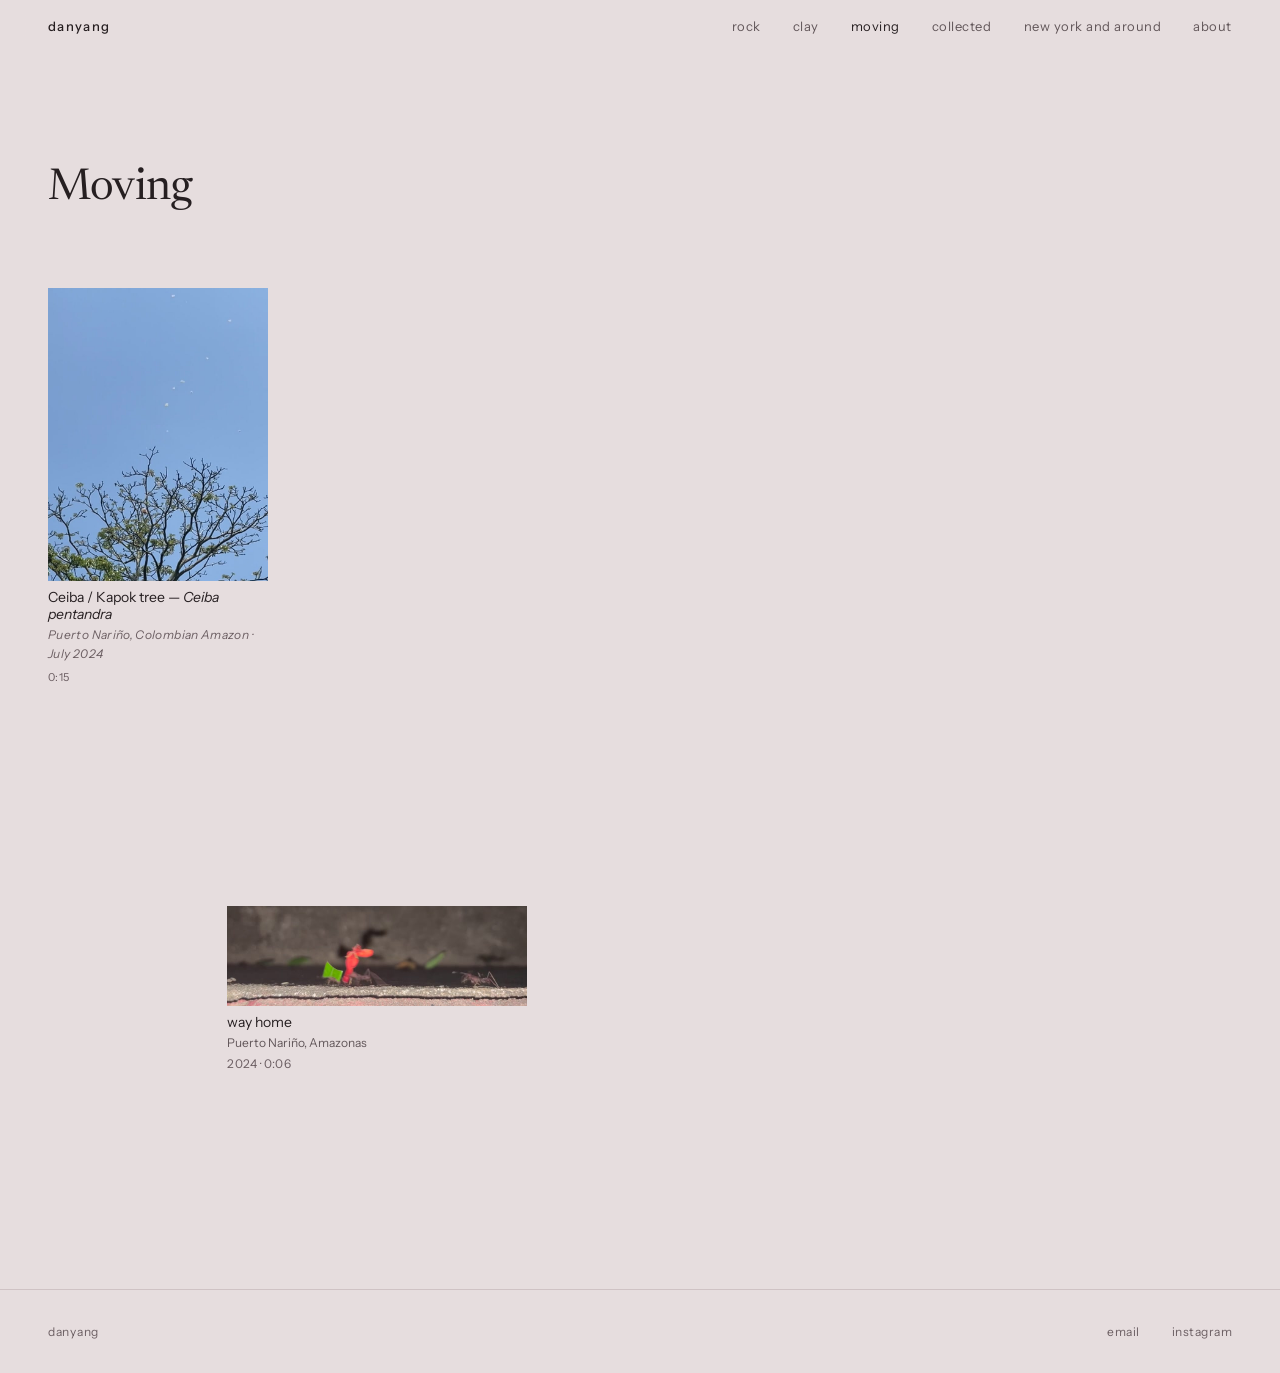
<file: moving/index.html>
<!DOCTYPE html>
<html lang="en">
<head>
  <meta charset="UTF-8">
  <meta name="viewport" content="width=device-width, initial-scale=1.0">
  <title>Moving — danyang</title>
  <meta name="description" content="Short video observations — water, weather, climbing, shadows, streets, objects, hands, landscapes.">

  <link rel="preconnect" href="https://fonts.googleapis.com">
  <link rel="preconnect" href="https://fonts.gstatic.com" crossorigin>
  <link href="https://fonts.googleapis.com/css2?family=Instrument+Sans:ital,wght@0,400;0,500;1,400&family=Newsreader:ital,wght@0,400;0,500;1,400&display=swap" rel="stylesheet">
  <link rel="stylesheet" href="/css/style.css?v=23">
</head>
<body>

  <a href="#main" class="skip-link">Skip to content</a>

  <header class="site-header">
    <a href="/" class="site-title">danyang</a>
    <nav class="site-nav" aria-label="Main navigation">
      <a href="/rock/" class="nav-link">Rock</a>
      <a href="/clay/" class="nav-link">Clay</a>
      <a href="/moving/" class="nav-link nav-link--active" aria-current="page">Moving</a>
      <a href="/collected/" class="nav-link">Collected</a>
      <a href="/new-york-and-around/" class="nav-link">New York and Around</a>
      <a href="/about/" class="nav-link">About</a>
    </nav>
  </header>

  <main id="main">

    <div class="section-header">
      <h1>Moving</h1>
    </div>

    <div class="video-grid video-grid--moving">

      <article class="video-item video-item--above-trees">
        <video
          data-autoplay-film
          autoplay
          muted
          loop
          playsinline
          preload="metadata"
          poster="/assets/images/videos/above-the-trees.jpg"
          width="1440" height="1920"
          aria-label="Pale butterflies drifting through a blue sky above the branches of a tree"
        >
          <source src="/assets/videos/above-the-trees.mp4" type="video/mp4">
          Your browser does not support the video element.
        </video>
        <div class="video-info">
          <h3>Ceiba / Kapok tree — <em>Ceiba pentandra</em></h3>
          <p class="video-meta"><em>Puerto Nariño, Colombian Amazon · July 2024</em></p>
          <span class="video-duration">0:15</span>
        </div>
      </article>

      <article class="video-item video-item--on-their-way">
        <video
          data-autoplay-film
          autoplay
          muted
          loop
          playsinline
          preload="metadata"
          poster="/assets/images/videos/on-their-way.jpg"
          width="1200" height="400"
          aria-label="Leafcutter ants carrying bright red and green fragments along a narrow path"
        >
          <source src="/assets/videos/on-their-way.mp4?v=2" type="video/mp4">
          Your browser does not support the video element.
        </video>
        <div class="video-info">
          <h3>way home</h3>
          <p class="video-place">Puerto Nariño, Amazonas</p>
          <p class="video-meta">2024 · 0:06</p>
        </div>
      </article>

    </div>

  </main>

  <footer class="site-footer">
    <div class="footer-inner">
      <span class="footer-name">danyang</span>
      <nav class="footer-links" aria-label="Footer navigation">
        <a href="mailto:hello@danyanghere.com">Email</a>
        <a href="https://instagram.com/" target="_blank" rel="noopener noreferrer">Instagram</a>
      </nav>
    </div>
  </footer>

  <script src="/js/moving-films.js?v=1" defer></script>

</body>
</html>
</file>
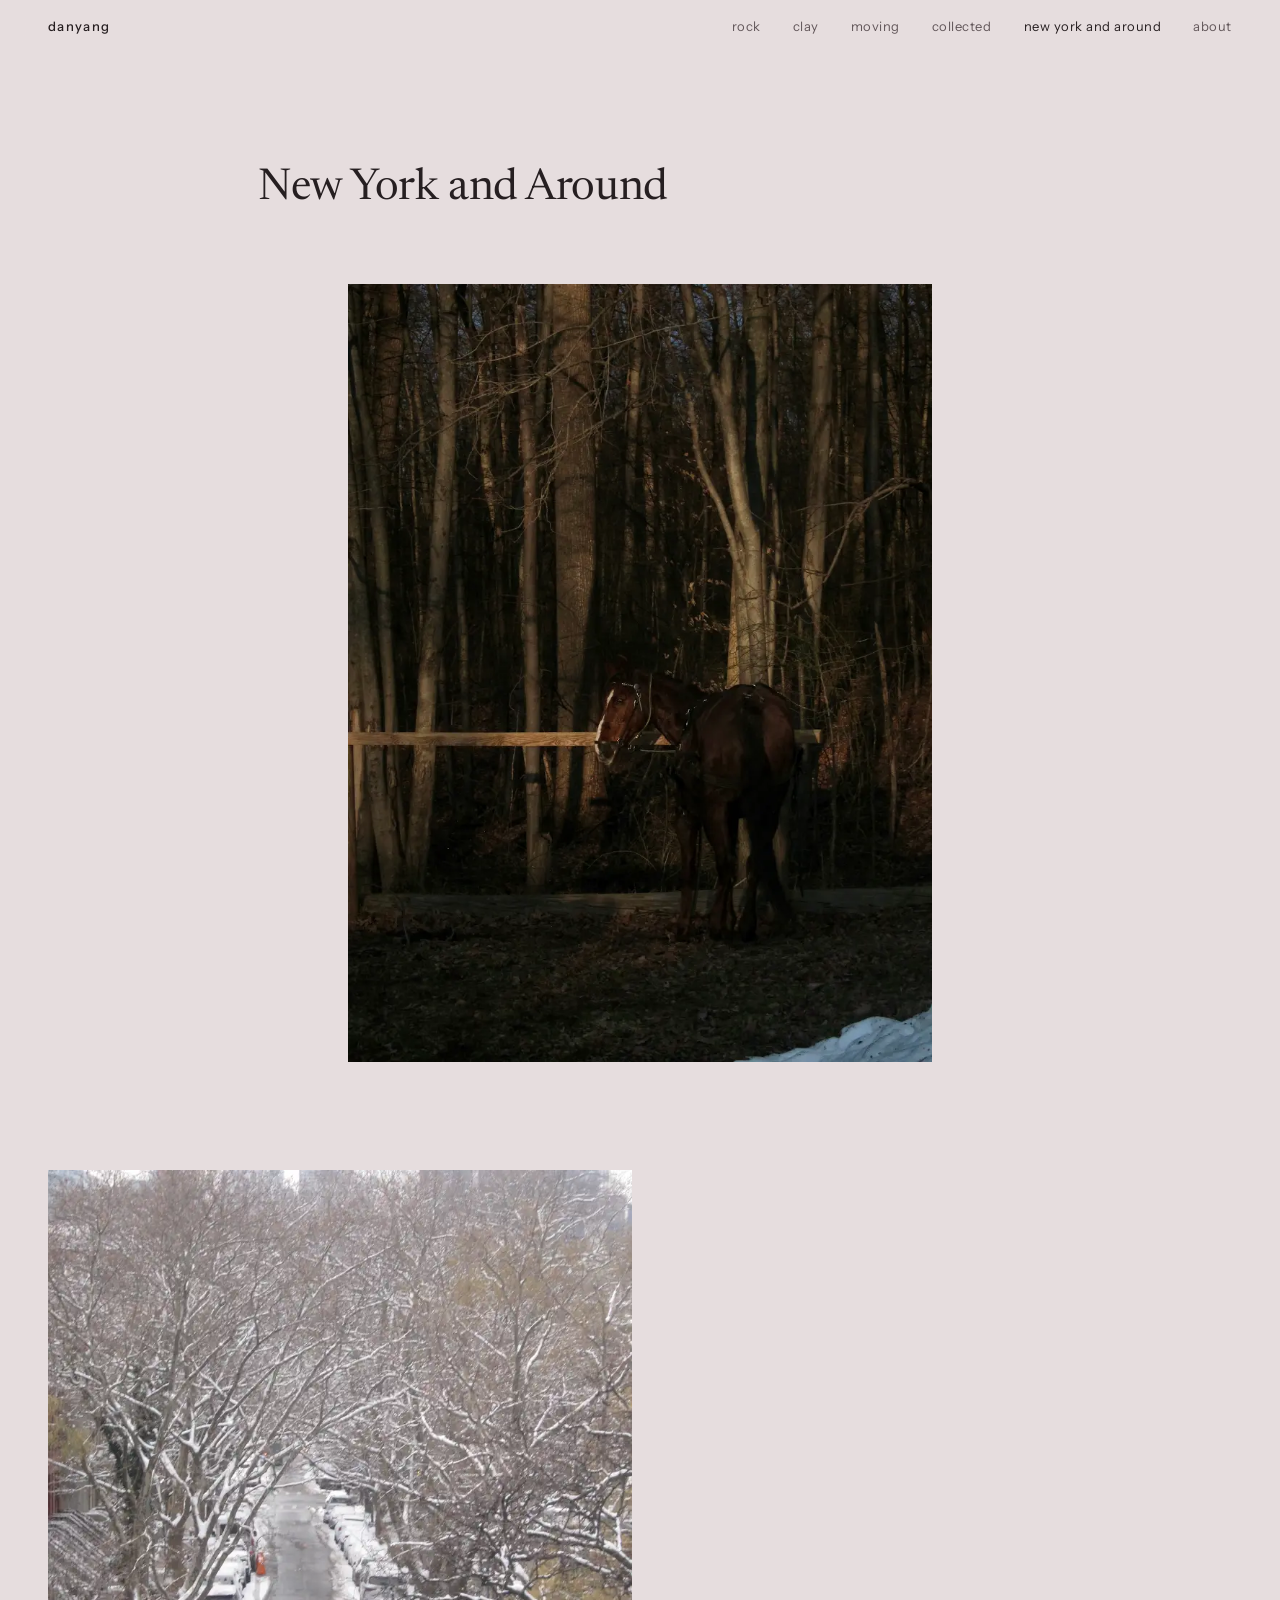
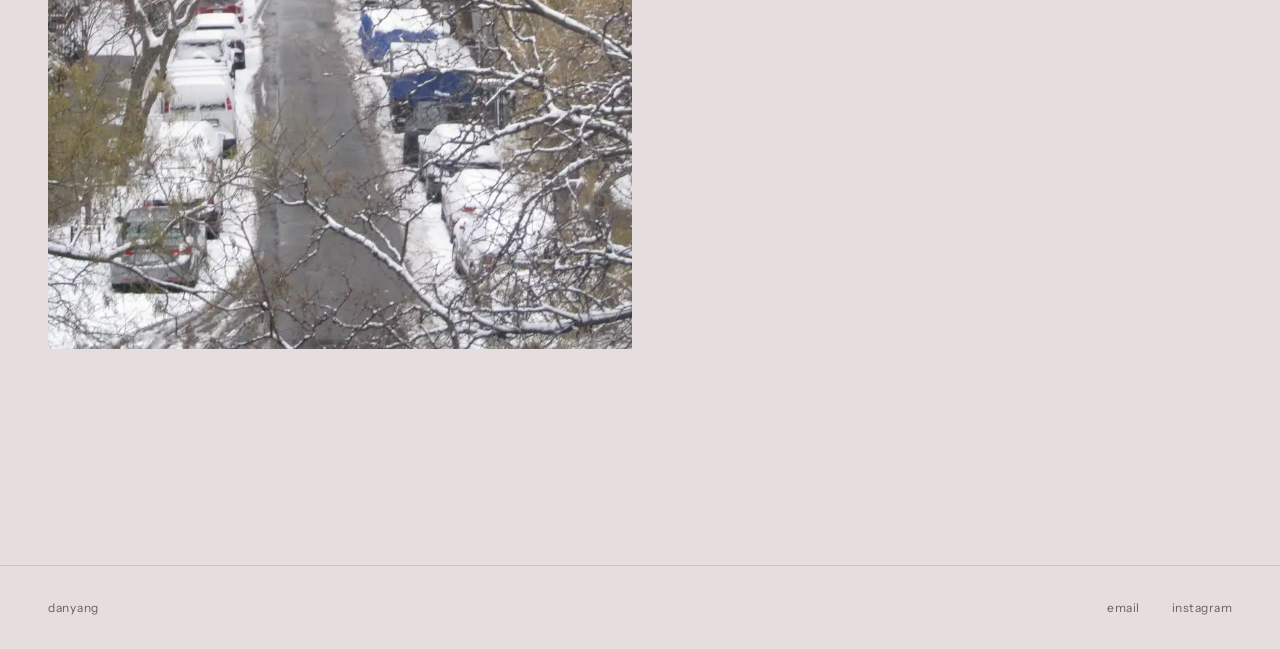
<file: new-york-and-around/index.html>
<!DOCTYPE html>
<html lang="en" class="page-new-york">
<head>
  <meta charset="UTF-8">
  <meta name="viewport" content="width=device-width, initial-scale=1.0">
  <title>New York and Around — danyang</title>
  <meta name="description" content="Photographs from New York and its surrounding landscapes.">

  <link rel="preconnect" href="https://fonts.googleapis.com">
  <link rel="preconnect" href="https://fonts.gstatic.com" crossorigin>
  <link href="https://fonts.googleapis.com/css2?family=Instrument+Sans:ital,wght@0,400;0,500;1,400&family=Newsreader:ital,wght@0,400;0,500;1,400&display=swap" rel="stylesheet">
  <link rel="stylesheet" href="/css/style.css?v=23">
</head>
<body>

  <a href="#main" class="skip-link">Skip to content</a>

  <header class="site-header">
    <a href="/" class="site-title">danyang</a>
    <nav class="site-nav" aria-label="Main navigation">
      <a href="/rock/" class="nav-link">Rock</a>
      <a href="/clay/" class="nav-link">Clay</a>
      <a href="/moving/" class="nav-link">Moving</a>
      <a href="/collected/" class="nav-link">Collected</a>
      <a href="/new-york-and-around/" class="nav-link nav-link--active" aria-current="page">New York and Around</a>
      <a href="/about/" class="nav-link">About</a>
    </nav>
  </header>

  <main id="main">
    <div class="project-hero">
      <h1>New York and Around</h1>
    </div>

    <div class="project-gallery">
      <figure class="gallery-item gallery-item--center" style="max-width: 680px; margin-left: auto; margin-right: auto;">
        <img
          src="/assets/images/new-york-and-around/ny-around-01.webp"
          alt="Horse standing beside a wooden fence at the edge of a dark winter woodland"
          width="810" height="1080"
          loading="eager"
          fetchpriority="high"
        >
      </figure>

      <figure class="gallery-item gallery-item--left" style="max-width: 680px;">
        <img
          src="/assets/images/new-york-and-around/ny-around-02.webp"
          alt="Snow-covered residential street seen from above through bare trees"
          width="810" height="1080"
          loading="lazy"
        >
      </figure>

    </div>
  </main>

  <footer class="site-footer">
    <div class="footer-inner">
      <span class="footer-name">danyang</span>
      <nav class="footer-links" aria-label="Footer navigation">
        <a href="mailto:hello@danyanghere.com">Email</a>
        <a href="https://instagram.com/" target="_blank" rel="noopener noreferrer">Instagram</a>
      </nav>
    </div>
  </footer>

</body>
</html>
</file>
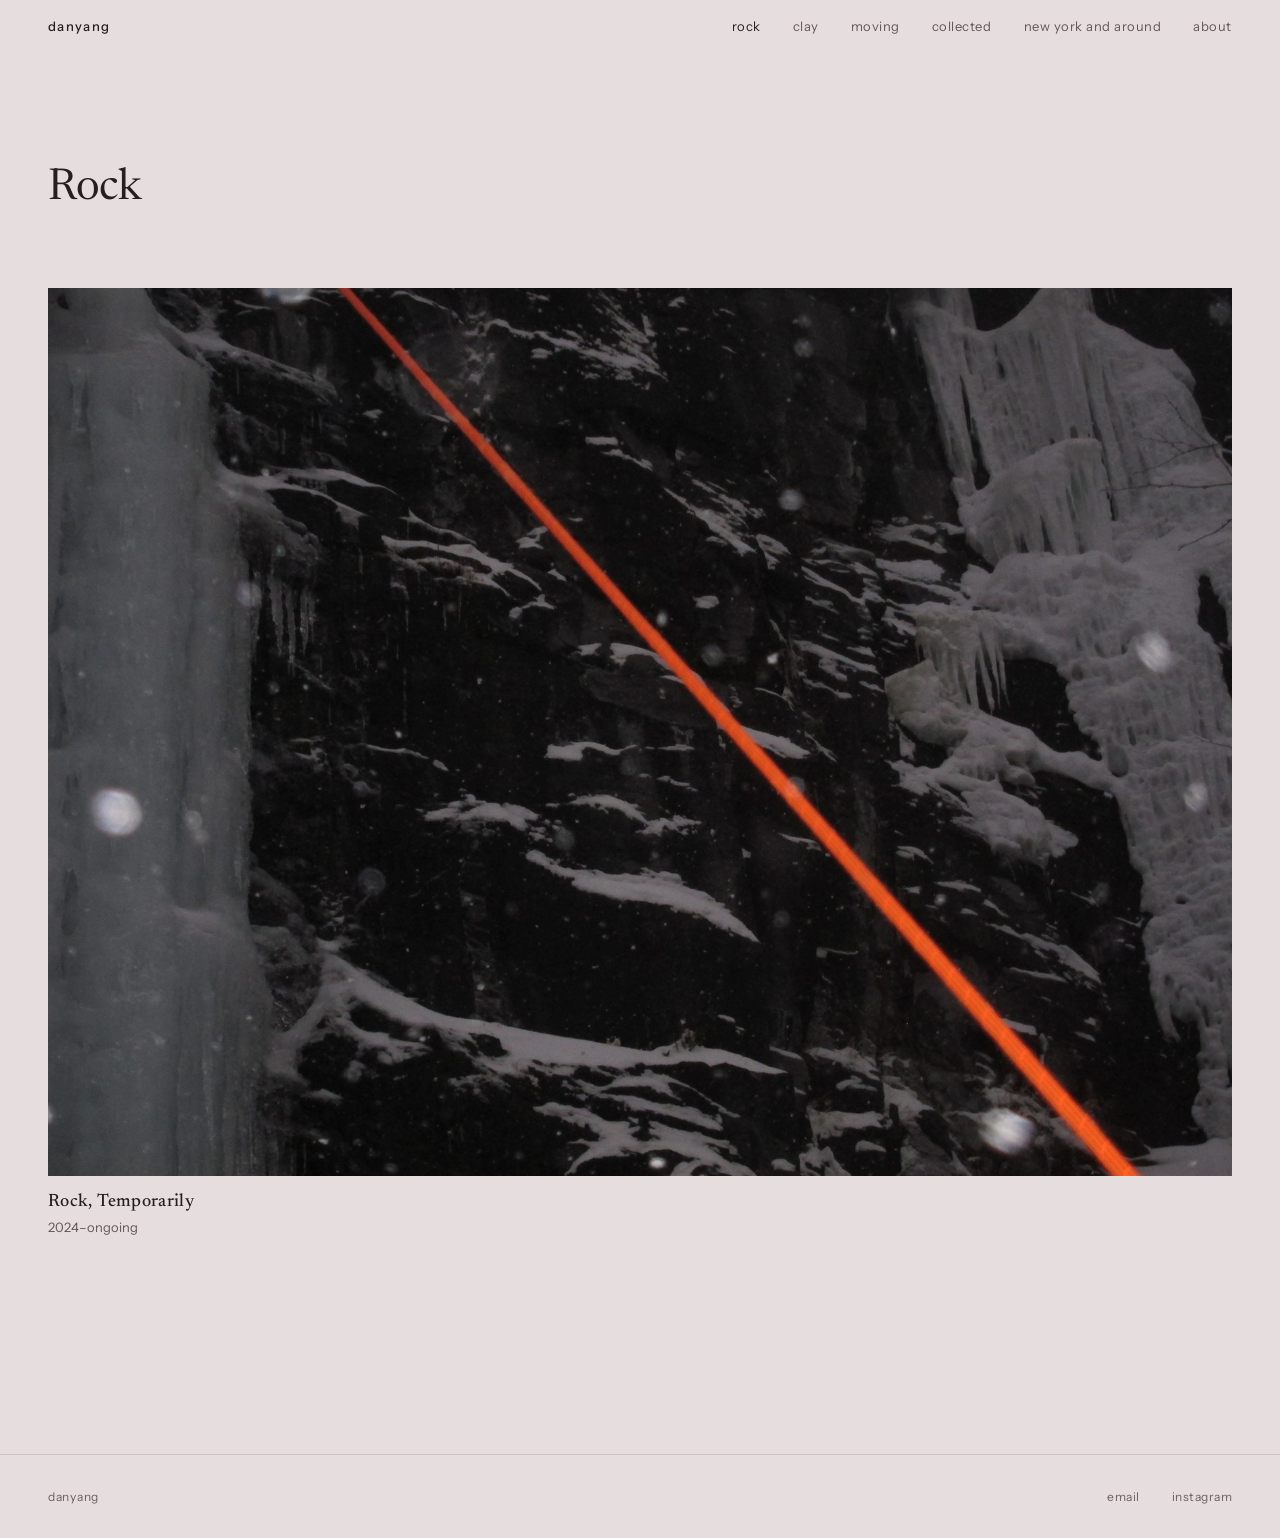
<file: rock/index.html>
<!DOCTYPE html>
<html lang="en">
<head>
  <meta charset="UTF-8">
  <meta name="viewport" content="width=device-width, initial-scale=1.0">
  <title>Rock — danyang</title>
  <meta name="description" content="Photography — climbing landscapes, rock surfaces, ropes, weather, and traces of human presence.">

  <link rel="preconnect" href="https://fonts.googleapis.com">
  <link rel="preconnect" href="https://fonts.gstatic.com" crossorigin>
  <link href="https://fonts.googleapis.com/css2?family=Instrument+Sans:ital,wght@0,400;0,500;1,400&family=Newsreader:ital,wght@0,400;0,500;1,400&display=swap" rel="stylesheet">
  <link rel="stylesheet" href="/css/style.css?v=23">
</head>
<body>

  <a href="#main" class="skip-link">Skip to content</a>

  <header class="site-header">
    <a href="/" class="site-title">danyang</a>
    <nav class="site-nav" aria-label="Main navigation">
      <a href="/rock/" class="nav-link nav-link--active" aria-current="page">Rock</a>
      <a href="/clay/" class="nav-link">Clay</a>
      <a href="/moving/" class="nav-link">Moving</a>
      <a href="/collected/" class="nav-link">Collected</a>
      <a href="/new-york-and-around/" class="nav-link">New York and Around</a>
      <a href="/about/" class="nav-link">About</a>
    </nav>
  </header>

  <main id="main">

    <div class="section-header">
      <h1>Rock</h1>
    </div>

    <div class="projects-list">

      <!--
        ============================================================
        PROJECT CARD
        To add a new project, copy this entire block and update:
        - href: link to the project page
        - img src: lead image for the project
        - h2: project title
        - .project-year: year or date range
        ============================================================
      -->
      <a href="/rock/rock-temporarily/" class="project-card">
        <img
          src="/assets/images/photography/ice-climbing-01.jpg?v=temporary-cover"
          alt="Bright orange climbing rope crossing a dark, snow-covered ice-climbing wall"
          width="1800" height="1350"
          loading="eager"
          fetchpriority="high"
        >
        <div class="project-card-info">
          <h2>Rock, Temporarily</h2>
          <p class="project-year">2024–ongoing</p>
        </div>
      </a>

      <!--
        TEMPLATE: Copy the block above to add another project.
        Example:

        <a href="/rock/another-project/" class="project-card">
          <img src="/assets/images/photography/lead-image.jpg" alt="..." width="1200" height="800" loading="lazy">
          <div class="project-card-info">
            <h2>Project Title</h2>
            <p class="project-year">2025</p>
          </div>
        </a>
      -->

    </div>

  </main>

  <footer class="site-footer">
    <div class="footer-inner">
      <span class="footer-name">danyang</span>
      <nav class="footer-links" aria-label="Footer navigation">
        <a href="mailto:hello@danyanghere.com">Email</a>
        <a href="https://instagram.com/" target="_blank" rel="noopener noreferrer">Instagram</a>
      </nav>
    </div>
  </footer>

</body>
</html>
</file>
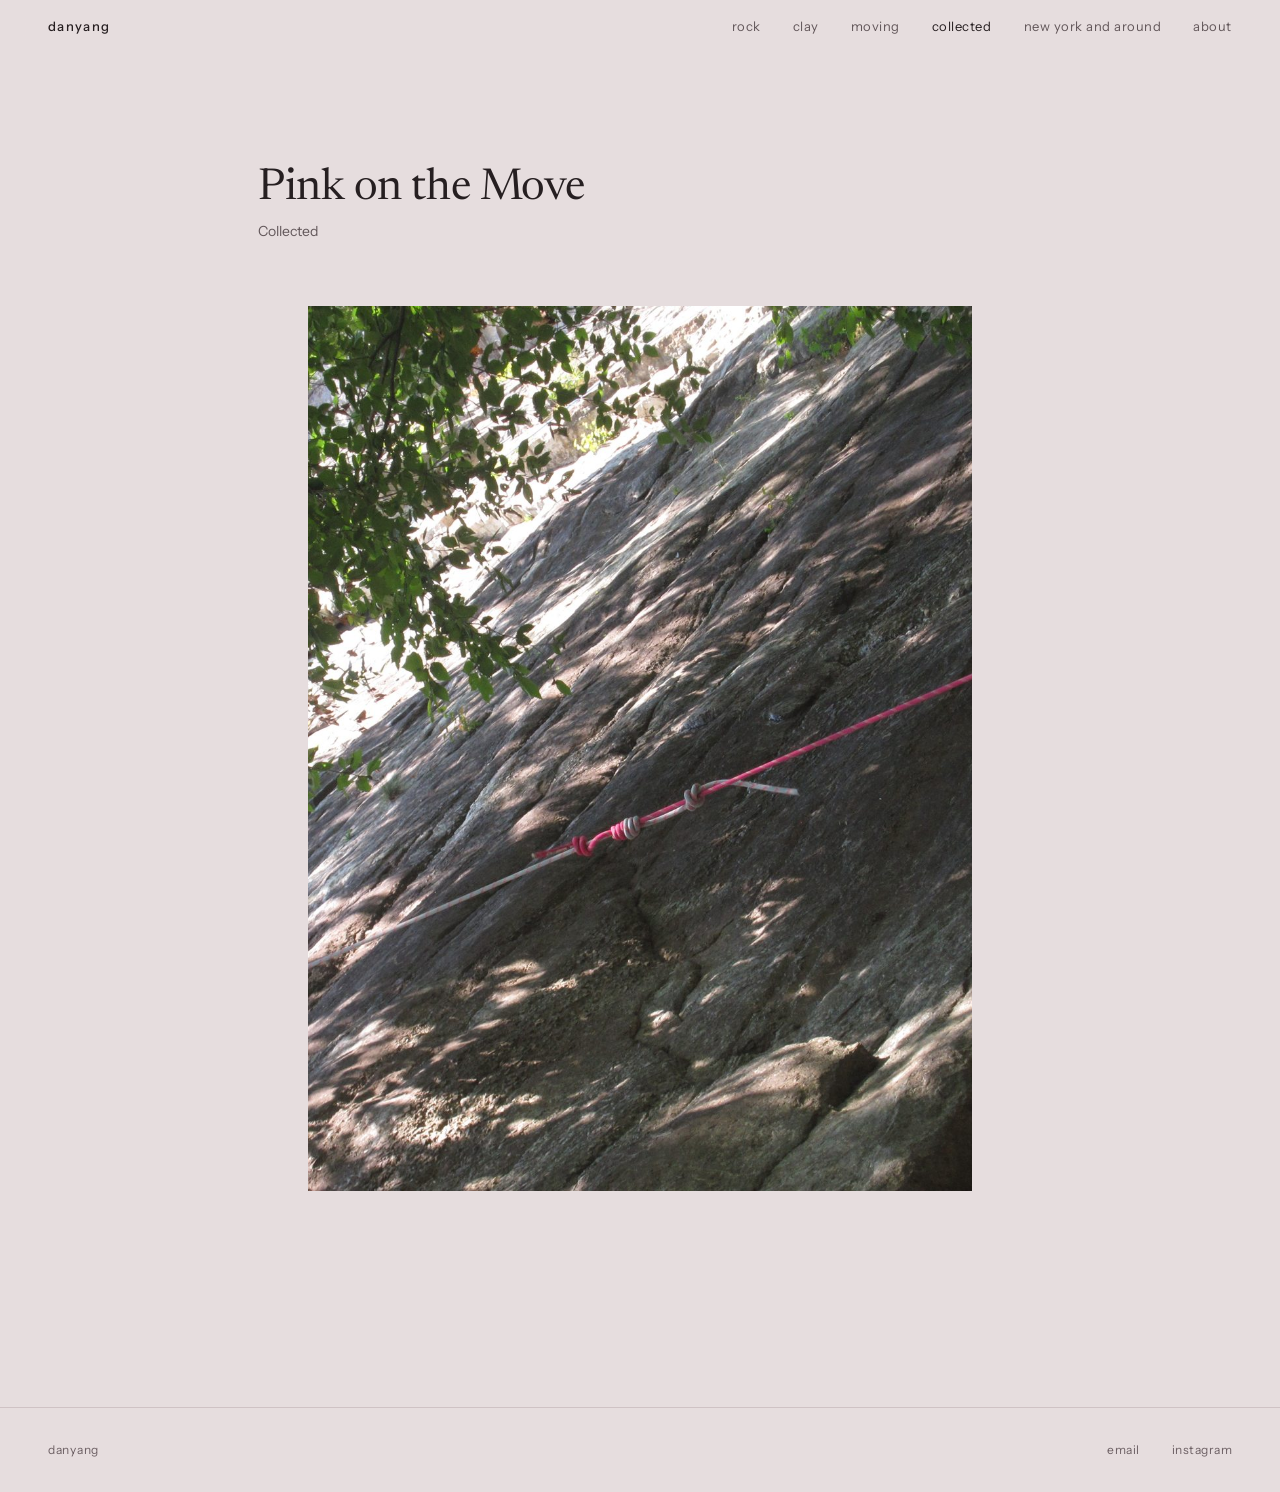
<file: collected/pink-on-the-move/index.html>
<!DOCTYPE html>
<html lang="en">
<head>
  <meta charset="UTF-8">
  <meta name="viewport" content="width=device-width, initial-scale=1.0">
  <title>Pink on the Move — danyang</title>
  <meta name="description" content="Pink on the Move — a collected visual series by danyang.">

  <link rel="preconnect" href="https://fonts.googleapis.com">
  <link rel="preconnect" href="https://fonts.gstatic.com" crossorigin>
  <link href="https://fonts.googleapis.com/css2?family=Instrument+Sans:ital,wght@0,400;0,500;1,400&family=Newsreader:ital,wght@0,400;0,500;1,400&display=swap" rel="stylesheet">
  <link rel="stylesheet" href="/css/style.css?v=23">
  <style>
    .pink-on-the-move-photo {
      width: min(65%, 760px);
    }

    .pink-on-the-move-photo img {
      aspect-ratio: 3 / 4;
      object-fit: cover;
      object-position: center;
    }

    @media (max-width: 768px) {
      .pink-on-the-move-photo {
        width: 100%;
      }
    }
  </style>
</head>
<body>

  <a href="#main" class="skip-link">Skip to content</a>

  <header class="site-header">
    <a href="/" class="site-title">danyang</a>
    <nav class="site-nav" aria-label="Main navigation">
      <a href="/rock/" class="nav-link">Rock</a>
      <a href="/clay/" class="nav-link">Clay</a>
      <a href="/moving/" class="nav-link">Moving</a>
      <a href="/collected/" class="nav-link nav-link--active" aria-current="page">Collected</a>
      <a href="/new-york-and-around/" class="nav-link">New York and Around</a>
      <a href="/about/" class="nav-link">About</a>
    </nav>
  </header>

  <main id="main">
    <div class="project-hero">
      <h1>Pink on the Move</h1>
      <p class="project-year"><a href="/collected/">Collected</a></p>
    </div>

    <div class="project-gallery">
      <figure class="gallery-item pink-on-the-move-photo">
        <img
          src="/assets/images/photography/rock-temp-01.jpg"
          alt="Pink climbing rope knotted across a sunlit rock face"
          width="1800" height="1350"
          loading="eager"
          fetchpriority="high"
        >
      </figure>
    </div>
  </main>

  <footer class="site-footer">
    <div class="footer-inner">
      <span class="footer-name">danyang</span>
      <nav class="footer-links" aria-label="Footer navigation">
        <a href="mailto:hello@danyanghere.com">Email</a>
        <a href="https://instagram.com/" target="_blank" rel="noopener noreferrer">Instagram</a>
      </nav>
    </div>
  </footer>

</body>
</html>
</file>
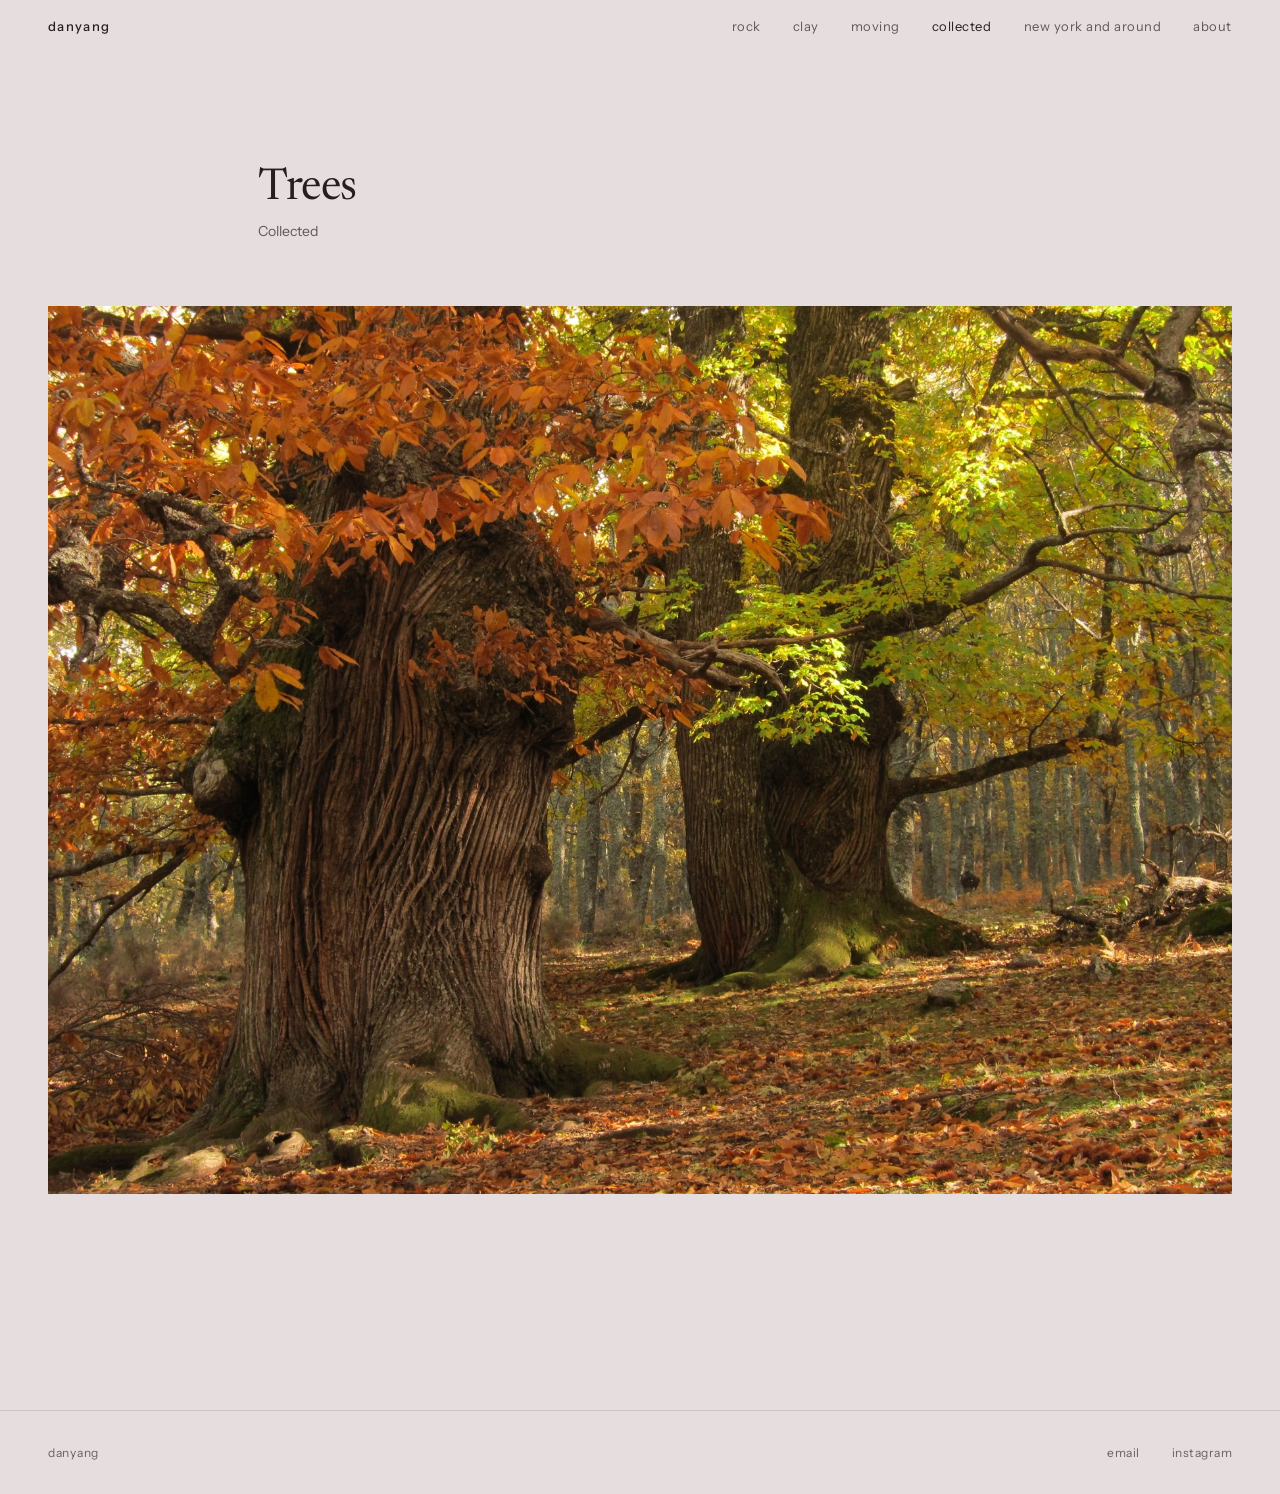
<file: collected/trees/index.html>
<!DOCTYPE html>
<html lang="en">
<head>
  <meta charset="UTF-8">
  <meta name="viewport" content="width=device-width, initial-scale=1.0">
  <title>Trees — danyang</title>
  <meta name="description" content="Trees — a collected visual series by danyang.">

  <link rel="preconnect" href="https://fonts.googleapis.com">
  <link rel="preconnect" href="https://fonts.gstatic.com" crossorigin>
  <link href="https://fonts.googleapis.com/css2?family=Instrument+Sans:ital,wght@0,400;0,500;1,400&family=Newsreader:ital,wght@0,400;0,500;1,400&display=swap" rel="stylesheet">
  <link rel="stylesheet" href="/css/style.css?v=23">
</head>
<body>

  <a href="#main" class="skip-link">Skip to content</a>

  <header class="site-header">
    <a href="/" class="site-title">danyang</a>
    <nav class="site-nav" aria-label="Main navigation">
      <a href="/rock/" class="nav-link">Rock</a>
      <a href="/clay/" class="nav-link">Clay</a>
      <a href="/moving/" class="nav-link">Moving</a>
      <a href="/collected/" class="nav-link nav-link--active" aria-current="page">Collected</a>
      <a href="/new-york-and-around/" class="nav-link">New York and Around</a>
      <a href="/about/" class="nav-link">About</a>
    </nav>
  </header>

  <main id="main">
    <div class="project-hero">
      <h1>Trees</h1>
      <p class="project-year"><a href="/collected/">Collected</a></p>
    </div>

    <div class="project-gallery">
      <figure class="gallery-item gallery-item--full">
        <img
          src="/assets/images/photography/trees-cover.jpg"
          alt="Ancient broad-trunked trees surrounded by orange and green autumn leaves"
          width="1800" height="1350"
          loading="eager"
          fetchpriority="high"
        >
      </figure>
    </div>
  </main>

  <footer class="site-footer">
    <div class="footer-inner">
      <span class="footer-name">danyang</span>
      <nav class="footer-links" aria-label="Footer navigation">
        <a href="mailto:hello@danyanghere.com">Email</a>
        <a href="https://instagram.com/" target="_blank" rel="noopener noreferrer">Instagram</a>
      </nav>
    </div>
  </footer>

</body>
</html>
</file>
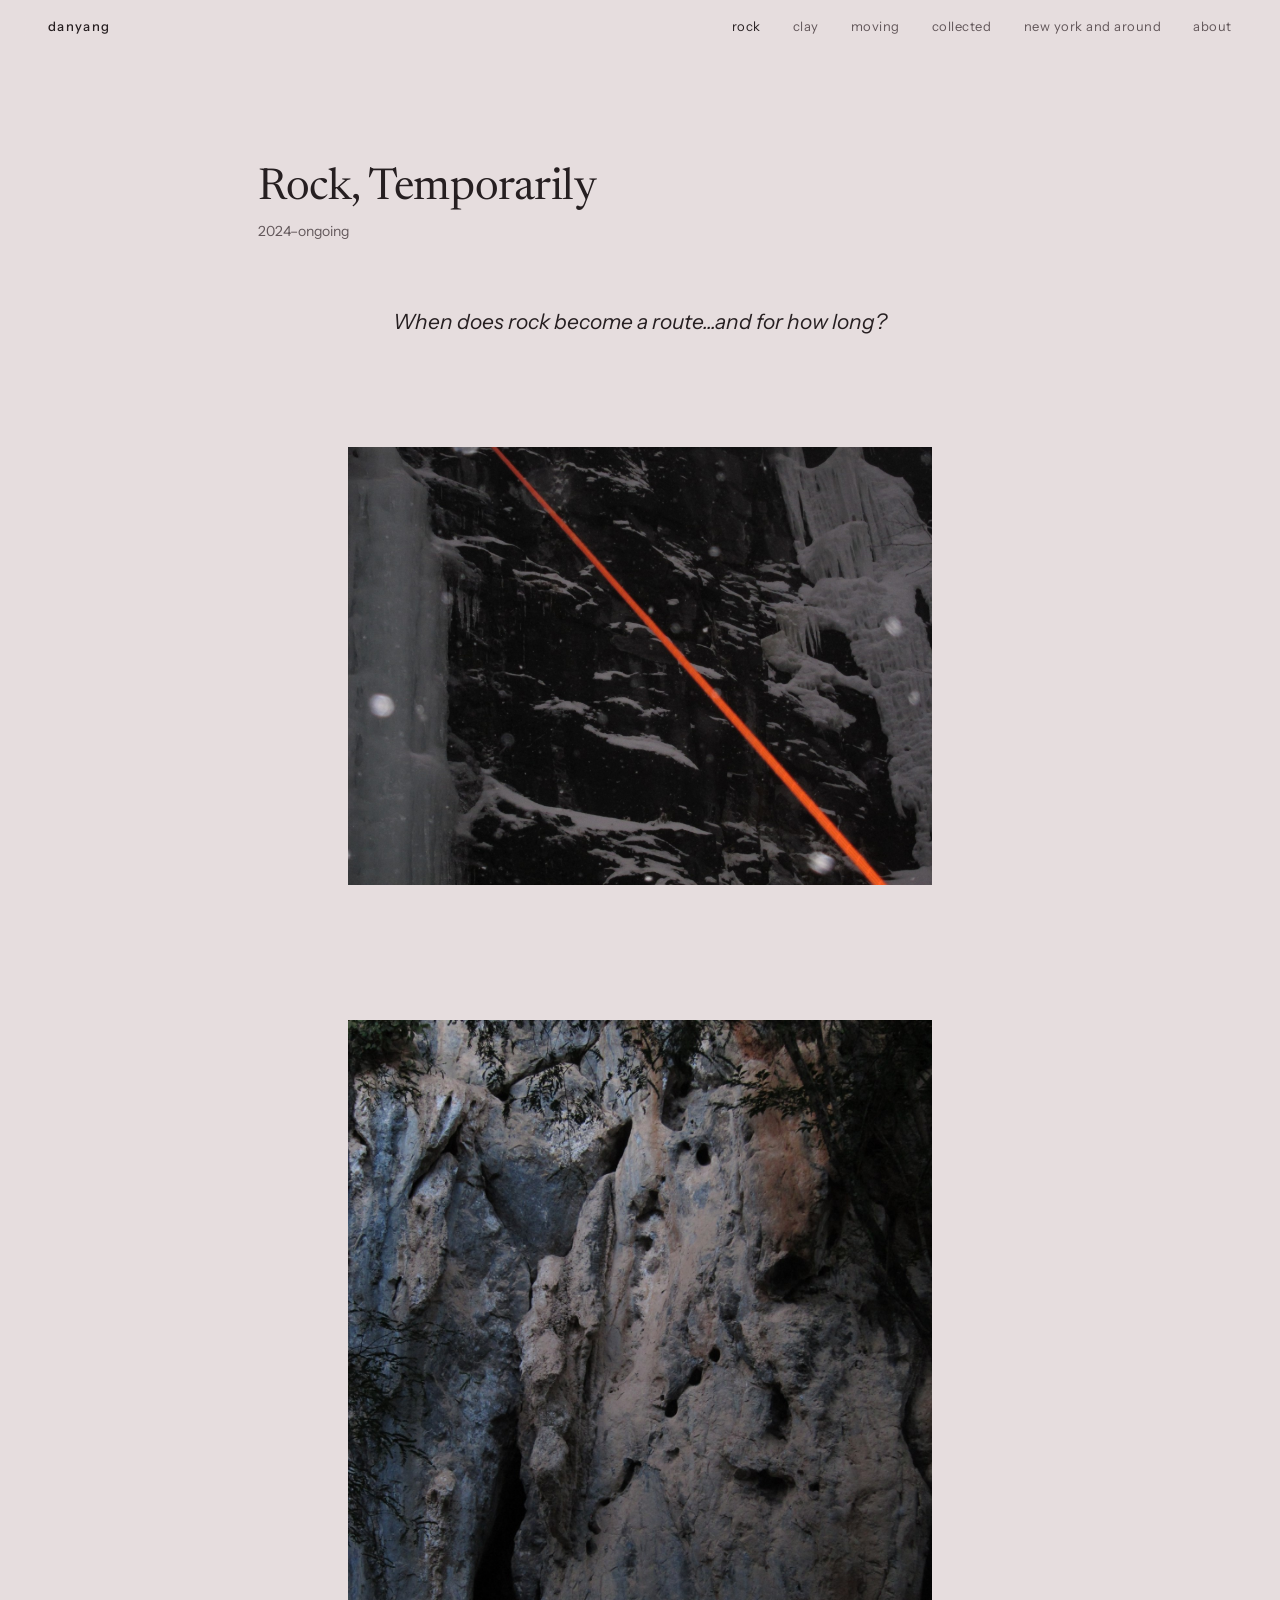
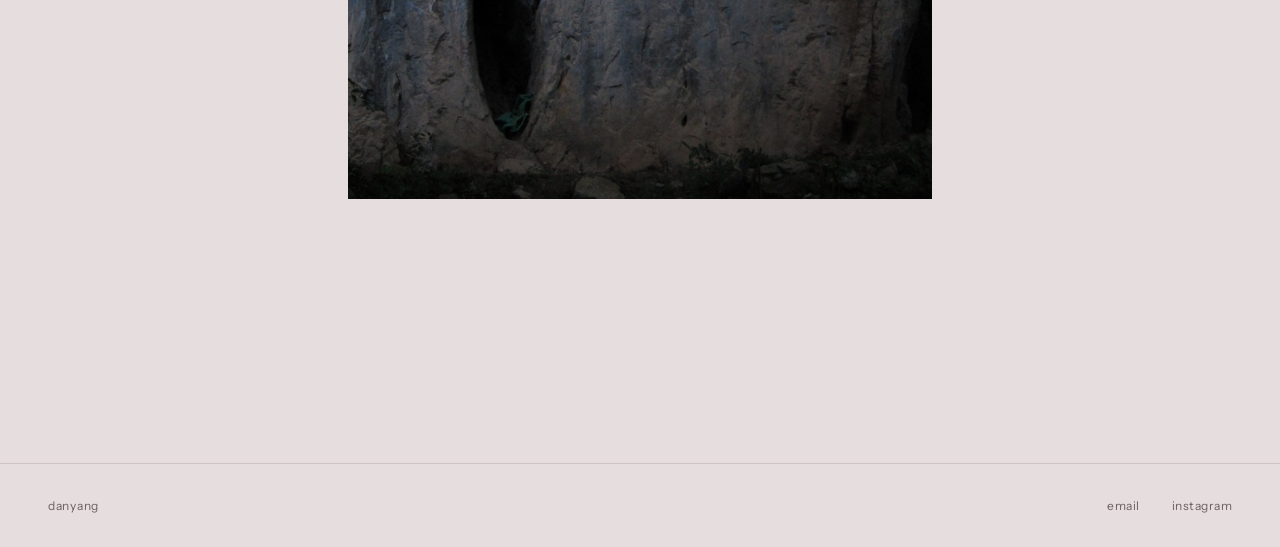
<file: rock/rock-temporarily/index.html>
<!DOCTYPE html>
<html lang="en">
<head>
  <meta charset="UTF-8">
  <meta name="viewport" content="width=device-width, initial-scale=1.0">
  <title>Rock, Temporarily — danyang</title>
  <meta name="description" content="When does rock become a route...and for how long?">
  <link rel="preconnect" href="https://fonts.googleapis.com">
  <link rel="preconnect" href="https://fonts.gstatic.com" crossorigin>
  <link href="https://fonts.googleapis.com/css2?family=Instrument+Sans:ital,wght@0,400;0,500;1,400&family=Newsreader:ital,wght@0,400;0,500;1,400&display=swap" rel="stylesheet">
  <link rel="stylesheet" href="/css/style.css?v=26">
</head>
<body>

  <a href="#main" class="skip-link">Skip to content</a>

  <header class="site-header">
    <a href="/" class="site-title">danyang</a>
    <nav class="site-nav" aria-label="Main navigation">
      <a href="/rock/" class="nav-link nav-link--active">Rock</a>
      <a href="/clay/" class="nav-link">Clay</a>
      <a href="/moving/" class="nav-link">Moving</a>
      <a href="/collected/" class="nav-link">Collected</a>
      <a href="/new-york-and-around/" class="nav-link">New York and Around</a>
      <a href="/about/" class="nav-link">About</a>
    </nav>
  </header>

  <main id="main">

    <!-- Project header -->
    <div class="project-hero">
      <h1>Rock, Temporarily</h1>
      <p class="project-year">2024–ongoing</p>
    </div>

    <div class="project-gallery">
      <div class="project-statement">
        <p class="text-statement">When does rock become a route...and for how long?</p>
      </div>

      <figure class="gallery-item gallery-item--center" style="max-width: 680px; margin-left: auto; margin-right: auto;">
        <img
          src="/assets/images/photography/ice-climbing-01.jpg"
          alt="Orange climbing rope cutting diagonally across frozen winter rock face and icefalls in snowfall"
          width="1800" height="1350"
          loading="eager"
          fetchpriority="high"
        >
        <figcaption class="gallery-caption--literal">44°24'20.2&quot;N 73°52'35.2&quot;W, Adriondack</figcaption>
      </figure>

      <figure class="gallery-item gallery-item--center" style="max-width: 680px; margin-left: auto; margin-right: auto;">
        <img
          src="/assets/images/photography/xishuangbanna-vertical.jpg"
          alt="Vertical limestone cliff face and cave arch in Xishuangbanna with hanging canopy and textured rock features"
          width="1350" height="1800"
          loading="lazy"
        >
        <figcaption class="gallery-caption--literal">
          <span lang="zh-Hans">石灰岩, 基诺山, 西双版纳</span><br>
          <span>limestone, jinuoshan, xishuangbanna</span>
        </figcaption>
      </figure>

    </div>

  </main>

  <footer class="site-footer">
    <div class="footer-inner">
      <span class="footer-name">danyang</span>
      <nav class="footer-links" aria-label="Footer navigation">
        <a href="mailto:hello@danyanghere.com">Email</a>
        <a href="https://instagram.com/" target="_blank" rel="noopener noreferrer">Instagram</a>
      </nav>
    </div>
  </footer>

</body>
</html>
</file>
<file: css/style.css>
/* ============================================================
   DANYANG WU — VISUAL ARCHIVE
   Complete stylesheet
   ============================================================ */


/* ============================================================
   1. DESIGN TOKENS
   ============================================================ */

:root {
  /* Colors */
  --bg:              #E6DDDE;
  --text:            #261F21;
  --text-secondary:  #62575A;
  --text-tertiary:   #6C5F63;
  --border:          #CFC2C4;

  /* Typography */
  --font-sans: 'Instrument Sans', -apple-system, BlinkMacSystemFont, 'Segoe UI',
               Roboto, 'Helvetica Neue', Arial, sans-serif;
  --font-serif: 'Newsreader', Georgia, 'Times New Roman', serif;

  /* Spacing (8px base) */
  --space-xs:      0.5rem;   /*  8px */
  --space-sm:      1rem;     /* 16px */
  --space-md:      2rem;     /* 32px */
  --space-lg:      4rem;     /* 64px */
  --space-xl:      8rem;     /* 128px */
  --space-section: clamp(5rem, 12vh, 10rem);

  /* Layout */
  --max-width:     1400px;
  --content-width: 860px;
  --gutter:        clamp(1.25rem, 5vw, 3rem);
}


/* ============================================================
   2. RESET & BASE
   ============================================================ */

*,
*::before,
*::after {
  margin: 0;
  padding: 0;
  box-sizing: border-box;
}

html {
  font-size: 16px;
  scroll-behavior: smooth;
  -webkit-text-size-adjust: 100%;
}

body {
  font-family: var(--font-sans);
  font-size: 1rem;
  line-height: 1.6;
  color: var(--text);
  background-color: var(--bg);
  -webkit-font-smoothing: antialiased;
  -moz-osx-font-smoothing: grayscale;
}

img,
video {
  display: block;
  max-width: 100%;
  height: auto;
}

a {
  color: inherit;
  text-decoration: none;
}

/* Native SVG cursors: hidden automatically on touch-only devices. */
@media (hover: hover) and (pointer: fine) {
  html,
  body,
  body * {
    cursor: url('/assets/cursors/brush.svg?v=2') 3 3, auto !important;
  }

  a,
  button,
  [role='button'],
  input,
  select,
  textarea,
  summary,
  label {
    cursor: url('/assets/cursors/brush-active.svg?v=2') 3 3, auto !important;
  }

  html.page-clay,
  html.page-clay body,
  html.page-clay body * {
    cursor: url('/assets/cursors/sponge.svg?v=1') 4 4, auto !important;
  }

  html.page-clay a,
  html.page-clay button,
  html.page-clay [role='button'],
  html.page-clay input,
  html.page-clay select,
  html.page-clay textarea,
  html.page-clay summary,
  html.page-clay label {
    cursor: url('/assets/cursors/sponge-active.svg?v=1') 5 5, auto !important;
  }

  html.page-new-york,
  html.page-new-york body,
  html.page-new-york body * {
    cursor: url('/assets/cursors/mouse-chef.svg?v=1') 2 18, auto !important;
  }

  html.page-new-york a,
  html.page-new-york button,
  html.page-new-york [role='button'],
  html.page-new-york input,
  html.page-new-york select,
  html.page-new-york textarea,
  html.page-new-york summary,
  html.page-new-york label {
    cursor: url('/assets/cursors/mouse-chef-active.svg?v=1') 2 18, auto !important;
  }
}

ul, ol {
  list-style: none;
}

button {
  font: inherit;
  color: inherit;
  background: none;
  border: none;
  cursor: pointer;
}


/* ============================================================
   3. TYPOGRAPHY
   ============================================================ */

h1, h2, h3, h4 {
  font-weight: 400;
  line-height: 1.2;
}

h1, h2 {
  font-family: var(--font-serif);
  letter-spacing: -0.02em;
}

h1 {
  font-size: clamp(1.75rem, 4vw, 2.75rem);
  letter-spacing: -0.01em;
}

h2 {
  font-size: clamp(1.25rem, 2.5vw, 1.75rem);
  letter-spacing: -0.005em;
}

h3 {
  font-size: 1rem;
  font-weight: 500;
}

p {
  max-width: 60ch;
}

.text-secondary {
  color: var(--text-secondary);
}

.text-small {
  font-size: 0.8125rem;
  line-height: 1.5;
}

.text-caption {
  font-size: 0.75rem;
  letter-spacing: 0.06em;
  text-transform: uppercase;
  color: var(--text-secondary);
}

.text-statement {
  font-size: clamp(1.125rem, 2vw, 1.3125rem);
  font-weight: 300;
  line-height: 1.55;
  font-style: italic;
  max-width: 48ch;
}


/* ============================================================
   4. LAYOUT UTILITIES
   ============================================================ */

.container {
  max-width: var(--max-width);
  margin-left: auto;
  margin-right: auto;
  padding-left: var(--gutter);
  padding-right: var(--gutter);
}

.container--narrow {
  max-width: var(--content-width);
}

.page-padding {
  padding-top: var(--space-section);
  padding-bottom: var(--space-section);
}


/* ============================================================
   5. SKIP LINK (Accessibility)
   ============================================================ */

.skip-link {
  position: absolute;
  top: -3rem;
  left: var(--gutter);
  background: var(--text);
  color: var(--bg);
  padding: var(--space-xs) var(--space-sm);
  font-size: 0.8125rem;
  z-index: 200;
  transition: top 0.2s ease;
}

.skip-link:focus {
  top: var(--space-xs);
  outline: 2px solid var(--text);
  outline-offset: 2px;
}


/* ============================================================
   6. SITE HEADER & NAVIGATION
   ============================================================ */

.site-header {
  position: sticky;
  top: 0;
  z-index: 100;
  display: flex;
  flex-wrap: wrap;
  align-items: baseline;
  justify-content: space-between;
  padding: var(--space-sm) var(--gutter);
  background-color: rgba(230, 221, 222, 0.92);
  backdrop-filter: blur(12px);
  -webkit-backdrop-filter: blur(12px);
}

.site-title {
  font-size: 0.8125rem;
  font-weight: 500;
  letter-spacing: 0.1em;
  text-transform: lowercase !important;
}

.site-nav {
  display: flex;
  flex-wrap: wrap;
  gap: var(--space-xs) var(--space-md);
  align-items: baseline;
}

.nav-link {
  font-size: 0.8125rem;
  letter-spacing: 0.04em;
  text-transform: lowercase;
  color: var(--text-secondary);
  transition: color 0.2s ease;
  padding-bottom: 2px;
}

.nav-link--active {
  color: var(--text);
}

@media (hover: hover) {
  .nav-link:hover {
    color: var(--text);
  }
}


/* ============================================================
   7. HOMEPAGE
   ============================================================ */

.home-feature-layout {
  padding: var(--space-md) var(--gutter) var(--space-section);
}

.home-feature {
  position: relative;
  display: block;
  width: min(30vw, 390px);
  aspect-ratio: 3 / 4;
  overflow: hidden;
  background: var(--border);
}

.home-feature img {
  width: 100%;
  height: 100%;
  object-fit: cover;
}

.home-feature span {
  position: absolute;
  left: 0.5rem;
  bottom: 0.5rem;
  padding: 0.25rem 0.4rem;
  color: var(--text-secondary);
  background: rgba(230, 221, 222, 0.84);
  font-size: 0.625rem;
  letter-spacing: 0.05em;
  text-transform: lowercase;
  opacity: 0;
  transition: opacity 0.25s ease;
}

@media (hover: hover) {
  .home-feature:hover span {
    opacity: 1;
  }
}

.home-feature:focus-visible span {
  opacity: 1;
}

/* ============================================================
   8. SECTION HEADERS
   ============================================================ */

.section-header {
  padding: var(--space-section) var(--gutter) var(--space-lg);
  max-width: var(--max-width);
  margin: 0 auto;
}

.section-header h1 {
  margin-bottom: var(--space-xs);
}

.section-header .section-subtitle {
  color: var(--text-secondary);
  font-size: 0.875rem;
}


/* ============================================================
   9. PHOTOGRAPHY INDEX
   ============================================================ */

.projects-list {
  max-width: var(--max-width);
  margin: 0 auto;
  padding: 0 var(--gutter) var(--space-section);
}

.project-card {
  display: block;
  margin-bottom: var(--space-section);
}

.project-card:last-child {
  margin-bottom: 0;
}

.project-card img {
  width: 100%;
}

.project-card-info {
  margin-top: var(--space-sm);
}

.project-card-info h2 {
  font-size: 1.125rem;
  font-weight: 500;
  letter-spacing: 0.02em;
}

.project-card-info .project-year {
  font-size: 0.8125rem;
  color: var(--text-secondary);
  margin-top: 0.25rem;
}


/* ============================================================
   10. GALLERY SYSTEM (Photography Projects)
   ============================================================ */

.project-hero {
  padding: var(--space-section) var(--gutter) var(--space-lg);
  max-width: var(--content-width);
  margin: 0 auto;
}

.project-hero h1 {
  margin-bottom: 0.25rem;
}

.project-hero .project-year {
  font-size: 0.875rem;
  color: var(--text-secondary);
}

.project-statement {
  padding: 0 var(--gutter);
  max-width: var(--content-width);
  margin: 0 auto var(--space-section);
}

.project-gallery {
  display: flex;
  flex-direction: column;
  align-items: center;
  padding-bottom: var(--space-section);
}

.gallery-item {
  padding: 0 var(--gutter);
  margin-bottom: var(--space-section);
  max-width: var(--max-width);
}

.gallery-item:last-child {
  margin-bottom: 0;
}

.gallery-item img {
  width: 100%;
}

.gallery-item figcaption {
  margin-top: var(--space-xs);
  font-size: 0.75rem;
  letter-spacing: 0.05em;
  text-transform: uppercase;
  color: var(--text-tertiary);
  transition: opacity 0.3s ease;
}

.gallery-item .gallery-caption--literal {
  line-height: 1.65;
  text-transform: none;
}

/* Reveal captions on hover (desktop only) */
@media (hover: hover) {
  .gallery-item figcaption {
    opacity: 0;
  }
  .gallery-item:hover figcaption,
  .gallery-item:focus-within figcaption {
    opacity: 1;
  }
}

/* Layout variants */
.gallery-item--full {
  width: 100%;
}

.gallery-item--center {
  width: 65%;
}

.gallery-item--left {
  width: 55%;
  align-self: flex-start;
}

.gallery-item--right {
  width: 55%;
  align-self: flex-end;
}

.gallery-item--small {
  width: 38%;
}

/* Pairs: two images side by side */
.gallery-pair {
  display: flex;
  gap: var(--space-md);
  width: 85%;
  max-width: var(--max-width);
  padding: 0 var(--gutter);
  margin-bottom: var(--space-section);
}

.gallery-pair .gallery-item {
  flex: 1;
  padding: 0;
  margin-bottom: 0;
}


/* ============================================================
   11. POTTERY — CONTINUOUS CLAY SPACE
   ============================================================ */

html.page-clay,
html.page-clay body {
  --clay-wet: #8F7978;
  background-color: var(--bg);
}

.page-clay .pottery-page,
.page-clay .site-footer {
  position: relative;
  z-index: 2;
}

.page-clay .site-footer {
  border-top: 0;
  margin-top: clamp(5rem, 12vw, 11rem);
}

.clay-trace {
  position: fixed;
  inset: 0;
  z-index: 1;
  width: 100%;
  height: 100%;
  pointer-events: none;
}

.pottery-heading {
  padding-top: clamp(5rem, 10vh, 8rem);
  padding-bottom: clamp(5rem, 8vw, 9rem);
}

.pottery-heading h1 {
  font-size: clamp(2rem, 5.3vw, 5rem);
  color: rgba(38, 31, 33, 0.88);
}

.pottery-field {
  display: grid;
  grid-template-columns: repeat(12, minmax(0, 1fr));
  grid-auto-flow: row;
  align-items: start;
  row-gap: clamp(11rem, 17vw, 19rem);
  column-gap: clamp(1.5rem, 4vw, 5rem);
  width: min(100%, 1480px);
  margin: 0 auto;
  padding: 0 clamp(1.5rem, 5vw, 5rem) clamp(8rem, 14vw, 14rem);
}

.pottery-piece {
  position: relative;
  min-width: 0;
  max-width: 440px;
}

.pottery-object {
  display: block;
  width: 100%;
  text-align: left;
  transform-origin: 52% 78%;
}

.pottery-photograph {
  display: block;
  width: 100%;
  transform: translateZ(0) rotate(var(--resting-tilt, 0deg));
  transform-origin: 52% 70%;
  transition: transform 900ms cubic-bezier(0.2, 0.75, 0.2, 1);
}

.pottery-photograph img {
  display: block;
  width: 100%;
  height: auto;
  object-fit: contain;
}

/* Keep both new true-alpha archive pieces and temporary source photographs
   restrained within the sparse composition. */
.pottery-piece--new-cutout,
.pottery-piece--source-placeholder {
  max-width: 350px;
}

.pottery-piece--body {
  max-width: 390px;
}

.pottery-piece--environment {
  max-width: 310px;
}

.pottery-photograph--source-placeholder,
.pottery-photograph--environment {
  background: transparent;
  border: 0;
  border-radius: 0;
  box-shadow: none;
  overflow: visible;
}

.pottery-caption {
  display: flex;
  align-items: baseline;
  justify-content: space-between;
  gap: 1rem;
  width: min(100%, 24rem);
  margin-top: 0.8rem;
  color: rgba(38, 31, 33, 0.68);
  font-size: 0.72rem;
  letter-spacing: 0.035em;
  opacity: 0.3;
  transition: opacity 500ms ease;
}

.pottery-caption small {
  font: inherit;
  color: rgba(38, 31, 33, 0.48);
}

.pottery-caption > span,
.pottery-caption > small {
  display: none;
}

.pottery-caption::before {
  content: "2024";
}

.pottery-piece--27 { grid-column: 1 / span 4; grid-row: 1; --resting-tilt: 0.3deg; }
.pottery-piece--13 { grid-column: 6 / span 3; grid-row: 1; --resting-tilt: -0.3deg; }
.pottery-piece--26 { grid-column: 10 / span 3; grid-row: 1; margin-top: clamp(5rem, 9vw, 9rem); --resting-tilt: -0.25deg; }
.pottery-piece--01 { grid-column: 2 / span 4; grid-row: 2; --resting-tilt: -0.35deg; }
.pottery-piece--02 { grid-column: 9 / span 3; grid-row: 2; margin-top: clamp(8rem, 14vw, 14rem); --resting-tilt: 0.4deg; }
.pottery-piece--03 { grid-column: 5 / span 3; grid-row: 3; margin-top: clamp(1rem, 4vw, 4rem); --resting-tilt: -0.65deg; }
.pottery-piece--04 { grid-column: 9 / span 3; grid-row: 3; --resting-tilt: 0.3deg; }
.pottery-piece--05 { grid-column: 1 / span 4; grid-row: 4; --resting-tilt: -0.25deg; }
.pottery-piece--06 { grid-column: 8 / span 4; grid-row: 4; margin-top: clamp(9rem, 15vw, 15rem); --resting-tilt: 0.65deg; }
.pottery-piece--08 { grid-column: 2 / span 4; grid-row: 5; --resting-tilt: 0.35deg; }
.pottery-piece--09 { grid-column: 8 / span 3; grid-row: 5; margin-top: clamp(4rem, 9vw, 9rem); --resting-tilt: -0.4deg; }
.pottery-piece--24 { grid-column: 2 / span 3; grid-row: 6; --resting-tilt: 0.2deg; }
.pottery-piece--23 { grid-column: 8 / span 3; grid-row: 6; --resting-tilt: -0.4deg; }
.pottery-piece--14 { grid-column: 9 / span 3; grid-row: 7; margin-top: clamp(7rem, 11vw, 11rem); --resting-tilt: 0.25deg; }
.pottery-piece--17 { grid-column: 1 / span 3; grid-row: 8; --resting-tilt: -0.2deg; }
.pottery-piece--18 { grid-column: 7 / span 4; grid-row: 8; width: 50%; justify-self: center; margin-top: clamp(8rem, 13vw, 13rem); --resting-tilt: 0.3deg; }
.pottery-piece--20 { grid-column: 1 / span 3; grid-row: 9; width: 50%; justify-self: center; --resting-tilt: 0.35deg; }
.pottery-piece--25 { grid-column: 5 / span 3; grid-row: 9; --resting-tilt: 0.35deg; }
.pottery-piece--12 { grid-column: 5 / span 3; grid-row: 10; --resting-tilt: 0.25deg; }
.pottery-piece--28 { grid-column: 1 / span 5; grid-row: 11; --resting-tilt: -0.2deg; }
.pottery-piece--31 { grid-column: 7 / span 4; grid-row: 11; --resting-tilt: 0.35deg; }
.pottery-piece--19 { grid-column: 2 / span 4; grid-row: 12; width: 50%; justify-self: center; --resting-tilt: -0.3deg; }
.pottery-piece--21 { grid-column: 8 / span 3; grid-row: 12; margin-top: clamp(6rem, 10vw, 10rem); --resting-tilt: -0.25deg; }
.pottery-piece--22 { grid-column: 2 / span 4; grid-row: 13; --resting-tilt: 0.25deg; }
.pottery-piece--15 { grid-column: 2 / span 4; grid-row: 14; --resting-tilt: -0.35deg; }
.pottery-piece--16 { grid-column: 8 / span 3; grid-row: 14; --resting-tilt: 0.4deg; }
.pottery-piece--29 { grid-column: 2 / span 3; grid-row: 15; --resting-tilt: 0.25deg; }
.pottery-piece--30 { grid-column: 8 / span 3; grid-row: 15; margin-top: clamp(6rem, 10vw, 10rem); --resting-tilt: -0.25deg; }

@media (hover: hover) and (pointer: fine) {
  .pottery-object:hover .pottery-photograph,
  .pottery-object:focus-visible .pottery-photograph {
    transform: translateY(-0.25rem) rotate(calc(var(--resting-tilt, 0deg) + 0.45deg)) scale(1.014);
  }

  .pottery-object:hover .pottery-caption,
  .pottery-object:focus-visible .pottery-caption {
    opacity: 0.86;
  }
}

.pottery-object:focus-visible,
.pottery-lightbox__close:focus-visible {
  outline: 1px solid rgba(38, 31, 33, 0.7);
  outline-offset: 0.45rem;
}

.pottery-lightbox {
  width: 100vw;
  max-width: none;
  height: 100dvh;
  max-height: none;
  padding: clamp(4rem, 8vw, 7rem) var(--gutter) clamp(2rem, 5vw, 4rem);
  color: var(--text);
  background: var(--bg);
  border: 0;
  overflow: auto;
}

body.pottery-dialog-open {
  overflow: hidden;
}

.pottery-lightbox::backdrop {
  background: rgba(84, 69, 70, 0.2);
  backdrop-filter: blur(2px);
}

.pottery-lightbox__close {
  position: fixed;
  top: 1.3rem;
  right: var(--gutter);
  z-index: 2;
  padding: 0.25rem;
  color: rgba(38, 31, 33, 0.68);
  font-size: 0.72rem;
  letter-spacing: 0.06em;
  text-transform: lowercase;
}

.pottery-lightbox__figure {
  display: grid;
  place-items: center;
  min-height: calc(100dvh - clamp(6rem, 13vw, 11rem));
}

.pottery-lightbox__figure img {
  width: auto;
  max-width: min(68vw, 820px);
  max-height: 66dvh;
  object-fit: contain;
}

.pottery-lightbox__figure figcaption {
  width: min(86vw, 36rem);
  margin-top: 1.5rem;
  text-align: center;
}

.pottery-lightbox__figure h2 {
  display: none;
}

.pottery-lightbox__figure p {
  margin: 0.3rem auto 0;
  color: rgba(38, 31, 33, 0.55);
  font-size: 0;
  letter-spacing: 0.035em;
}

.pottery-lightbox__figure p::before {
  content: "2024";
  font-size: 0.72rem;
}


/* ============================================================
   12. VIDEO / MOVING
   ============================================================ */

.video-grid {
  display: grid;
  grid-template-columns: repeat(auto-fill, minmax(min(360px, 100%), 1fr));
  gap: var(--space-lg);
  max-width: var(--max-width);
  margin: 0 auto;
  padding: 0 var(--gutter) var(--space-section);
}

.video-grid--moving {
  grid-template-columns: 1fr;
  justify-content: stretch;
}

.video-item--above-trees {
  width: min(220px, calc(100vw - (2 * var(--gutter))));
}

.video-item--on-their-way {
  width: min(300px, calc(100vw - (2 * var(--gutter))));
  margin-top: clamp(6rem, 12vw, 11rem);
  margin-left: clamp(2rem, 14vw, 12rem);
}

.video-item video {
  display: block;
  width: 100%;
  height: auto;
  background-color: transparent;
}

.video-item--above-trees video {
  aspect-ratio: 3 / 4;
  object-fit: contain;
}

.video-item--on-their-way video {
  aspect-ratio: 3 / 1;
  object-fit: cover;
}

.video-info {
  margin-top: var(--space-xs);
}

.video-info h3 {
  font-size: 0.875rem;
  font-weight: 400;
}

.video-info .video-meta {
  font-size: 0.75rem;
  color: var(--text-tertiary);
  margin-top: 0.125rem;
  letter-spacing: 0.03em;
}

.video-duration {
  display: inline-block;
  font-size: 0.6875rem;
  letter-spacing: 0.04em;
  color: var(--text-tertiary);
  margin-top: 0.25rem;
}


/* ============================================================
   13. FRUIT / COLLECTED
   ============================================================ */

.fruit-intro {
  max-width: var(--content-width);
  margin: 0 auto;
  padding: 0 var(--gutter) var(--space-lg);
}

.fruit-grid {
  display: grid;
  grid-template-columns: repeat(auto-fill, minmax(220px, 1fr));
  gap: var(--space-md);
  max-width: var(--max-width);
  margin: 0 auto;
  padding: 0 var(--gutter) var(--space-section);
}

.fruit-entry {
  transition: transform 0.3s ease;
}

.fruit-entry img {
  width: 100%;
  aspect-ratio: 1 / 1;
  object-fit: cover;
}

.fruit-info {
  margin-top: var(--space-xs);
}

.fruit-info .fruit-name {
  font-size: 0.9375rem;
  font-weight: 500;
}

.fruit-info .fruit-place {
  font-size: 0.8125rem;
  color: var(--text-secondary);
  margin-top: 0.125rem;
}

.fruit-info .fruit-year {
  font-size: 0.75rem;
  color: var(--text-tertiary);
  margin-top: 0.0625rem;
}

/* Slight lift on hover */
@media (hover: hover) {
  .fruit-entry:hover {
    transform: translateY(-2px);
  }
}


/* ============================================================
   14. ABOUT
   ============================================================ */

.about-layout {
  max-width: var(--content-width);
  margin: 0 auto;
  padding: var(--space-section) var(--gutter);
  display: grid;
  grid-template-columns: 1fr 1.5fr;
  gap: var(--space-lg);
  align-items: start;
}

.video-info .video-place {
  margin-top: 0.125rem;
  color: var(--text-secondary);
  font-size: 0.75rem;
}

.about-layout--text-only {
  grid-template-columns: 1fr;
}

.about-layout--text-only .about-text > p:first-child {
  max-width: 45ch;
  font-family: var(--font-serif);
  font-size: clamp(1.15rem, 2.2vw, 2rem);
  line-height: 1.28;
  letter-spacing: -0.015em;
}

.about-bio-dedication {
  font-size: 0.72em;
}

.about-photo img {
  width: 100%;
}

.about-text p {
  margin-bottom: var(--space-sm);
}

.about-text p:last-child {
  margin-bottom: 0;
}

.about-section {
  margin-top: var(--space-lg);
}

.about-section h2 {
  font-size: 0.8125rem;
  font-weight: 500;
  letter-spacing: 0.08em;
  text-transform: uppercase;
  color: var(--text-secondary);
  margin-bottom: var(--space-sm);
}

.about-section ul li {
  font-size: 0.9375rem;
  margin-bottom: 0.5rem;
  color: var(--text-secondary);
}

.about-contact {
  margin-top: var(--space-lg);
}

.about-contact a {
  display: inline-block;
  font-size: 0.875rem;
  color: var(--text-secondary);
  margin-right: var(--space-md);
  padding-bottom: 1px;
  border-bottom: 1px solid var(--border);
  transition: color 0.2s ease, border-color 0.2s ease;
}

@media (hover: hover) {
  .about-contact a:hover {
    color: var(--text);
    border-color: var(--text);
  }
}


/* ============================================================
   15. FOOTER
   ============================================================ */

.site-footer {
  border-top: 1px solid var(--border);
  padding: var(--space-md) var(--gutter);
  margin-top: var(--space-section);
}

.footer-inner {
  max-width: var(--max-width);
  margin: 0 auto;
  display: flex;
  justify-content: space-between;
  align-items: baseline;
  flex-wrap: wrap;
  gap: var(--space-sm);
}

.footer-name {
  font-size: 0.75rem;
  letter-spacing: 0.06em;
  text-transform: lowercase !important;
  color: var(--text-tertiary);
}

.footer-links {
  display: flex;
  gap: var(--space-md);
}

.footer-links a {
  font-size: 0.75rem;
  letter-spacing: 0.04em;
  text-transform: lowercase;
  color: var(--text-tertiary);
  transition: color 0.2s ease;
}

@media (hover: hover) {
  .footer-links a:hover {
    color: var(--text);
  }
}


/* ============================================================
   16. FIGURE & IMAGE STYLES
   ============================================================ */

figure {
  position: relative;
}

figure img {
  display: block;
}

/* Subtle scale on image hover (desktop) */
@media (hover: hover) {
  .gallery-item img,
  .project-card img,
  .home-item img {
    transition: transform 0.5s ease;
  }

  .gallery-item:hover img,
  .project-card:hover img,
  .home-item:hover img {
    transform: scale(1.015);
  }
}

/* Overflow hidden on figures to contain scale */
.gallery-item,
.project-card,
.home-item a {
  overflow: hidden;
}

/* Ensure figcaption is outside overflow hidden */
.gallery-item {
  overflow: visible;
}

.gallery-item img {
  overflow: hidden;
}


/* ============================================================
   17. FOCUS STYLES
   ============================================================ */

:focus-visible {
  outline: 2px solid var(--text);
  outline-offset: 3px;
}

a:focus:not(:focus-visible) {
  outline: none;
}


/* ============================================================
   18. RESPONSIVE — TABLET (≤ 1024px)
   ============================================================ */

@media (max-width: 1024px) {
  .gallery-item--center { width: 75%; }
  .gallery-item--left,
  .gallery-item--right  { width: 65%; }
  .gallery-item--small  { width: 45%; }

  .gallery-pair { width: 90%; }
}


/* ============================================================
   19. RESPONSIVE — MOBILE (≤ 768px)
   ============================================================ */

@media (max-width: 768px) {
  .site-header {
    flex-direction: column;
    gap: var(--space-xs);
    padding-top: var(--space-sm);
    padding-bottom: var(--space-sm);
  }

  .site-nav {
    gap: var(--space-xs) var(--space-sm);
  }

  /* Homepage */
  .home-feature-layout {
    padding-top: var(--space-sm);
  }

  .home-feature {
    width: min(76vw, 360px);
  }

  /* Gallery */
  .gallery-item--full,
  .gallery-item--center,
  .gallery-item--left,
  .gallery-item--right,
  .gallery-item--small {
    width: 100%;
    align-self: center;
  }

  .gallery-pair {
    flex-direction: column;
    width: 100%;
    gap: var(--space-lg);
  }

  /* Pottery */
  .pottery-field {
    display: block;
    padding-inline: clamp(1.25rem, 7vw, 3rem);
  }

  .pottery-piece {
    width: 58%;
    max-width: 360px;
    margin: 0 0 clamp(9rem, 30vw, 14rem);
  }

  .pottery-piece--02,
  .pottery-piece--04,
  .pottery-piece--06,
  .pottery-piece--08,
  .pottery-piece--11 {
    margin-left: auto;
  }

  .pottery-piece--01 { width: 62%; margin-left: 5%; }
  .pottery-piece--02 { width: 52%; }
  .pottery-piece--03 { width: 46%; margin-left: 12%; }
  .pottery-piece--04 { width: 50%; }
  .pottery-piece--05 { width: 62%; }
  .pottery-piece--06 { width: 58%; }
  .pottery-piece--07 { width: 60%; margin-left: 8%; }
  .pottery-piece--08 { width: 50%; }
  .pottery-piece--09 { width: 46%; margin-left: 12%; }
  .pottery-piece--10 { width: 48%; margin-left: 22%; }
  .pottery-piece--11 { width: 52%; }
  .pottery-piece--12 { width: 60%; margin-left: 5%; }
  .pottery-piece--13 { width: 55%; margin-left: 7%; }
  .pottery-piece--14 { width: 50%; margin-left: auto; }
  .pottery-piece--15 { width: 53%; margin-left: 18%; }
  .pottery-piece--16 { width: 48%; margin-left: auto; }
  .pottery-piece--17 { width: 57%; }
  .pottery-piece--18 { width: 32%; margin-left: auto; }
  .pottery-piece--19 { width: 32%; margin-left: 4%; }
  .pottery-piece--20 { width: 30%; margin-left: auto; }
  .pottery-piece--21 { width: 52%; margin-left: 12%; }
  .pottery-piece--22 { width: 55%; margin-left: auto; }
  .pottery-piece--23 { width: 48%; margin-left: 6%; }
  .pottery-piece--24 { width: 50%; margin-left: 25%; }
  .pottery-piece--25 { width: 52%; margin-left: auto; }
  .pottery-piece--26 { width: 48%; margin-left: 12%; }
  .pottery-piece--27 { width: 55%; margin-left: 23%; }
  .pottery-piece--28 { width: 52%; margin-left: 3%; }
  .pottery-piece--29 { width: 46%; margin-left: auto; }
  .pottery-piece--30 { width: 46%; margin-left: 9%; }
  .pottery-piece--31 { width: 64%; margin-left: auto; }
  .pottery-piece--32 { width: 54%; margin-left: 7%; }

  .pottery-caption {
    opacity: 0.62;
  }

  /* Videos */
  .video-grid {
    grid-template-columns: 1fr;
    gap: var(--space-lg);
  }

  /* Fruit */
  .fruit-grid {
    grid-template-columns: repeat(2, 1fr);
    gap: var(--space-sm);
  }

  /* About */
  .about-layout {
    grid-template-columns: 1fr;
    gap: var(--space-md);
  }

  .about-photo {
    max-width: 280px;
  }
}


/* ============================================================
   20. RESPONSIVE — SMALL MOBILE (≤ 480px)
   ============================================================ */

@media (max-width: 480px) {
  .nav-link {
    font-size: 0.75rem;
  }

  .fruit-grid {
    grid-template-columns: repeat(2, 1fr);
    gap: var(--space-xs);
  }

  .fruit-info .fruit-name {
    font-size: 0.8125rem;
  }

  .fruit-info .fruit-place,
  .fruit-info .fruit-year {
    font-size: 0.6875rem;
  }
}


/* ============================================================
   21. REDUCED MOTION
   ============================================================ */

@media (prefers-reduced-motion: reduce) {
  *,
  *::before,
  *::after {
    animation-duration: 0.01ms !important;
    animation-iteration-count: 1 !important;
    transition-duration: 0.01ms !important;
    scroll-behavior: auto !important;
  }

  .clay-trace {
    display: none;
  }

  .pottery-photograph {
    transform: none !important;
  }
}


/* ============================================================
   22. PRINT
   ============================================================ */

@media print {
  .site-header,
  .site-footer,
  .skip-link {
    display: none;
  }

  body {
    background: white;
    color: black;
  }

  img {
    max-width: 100% !important;
    page-break-inside: avoid;
  }
}
</file>
